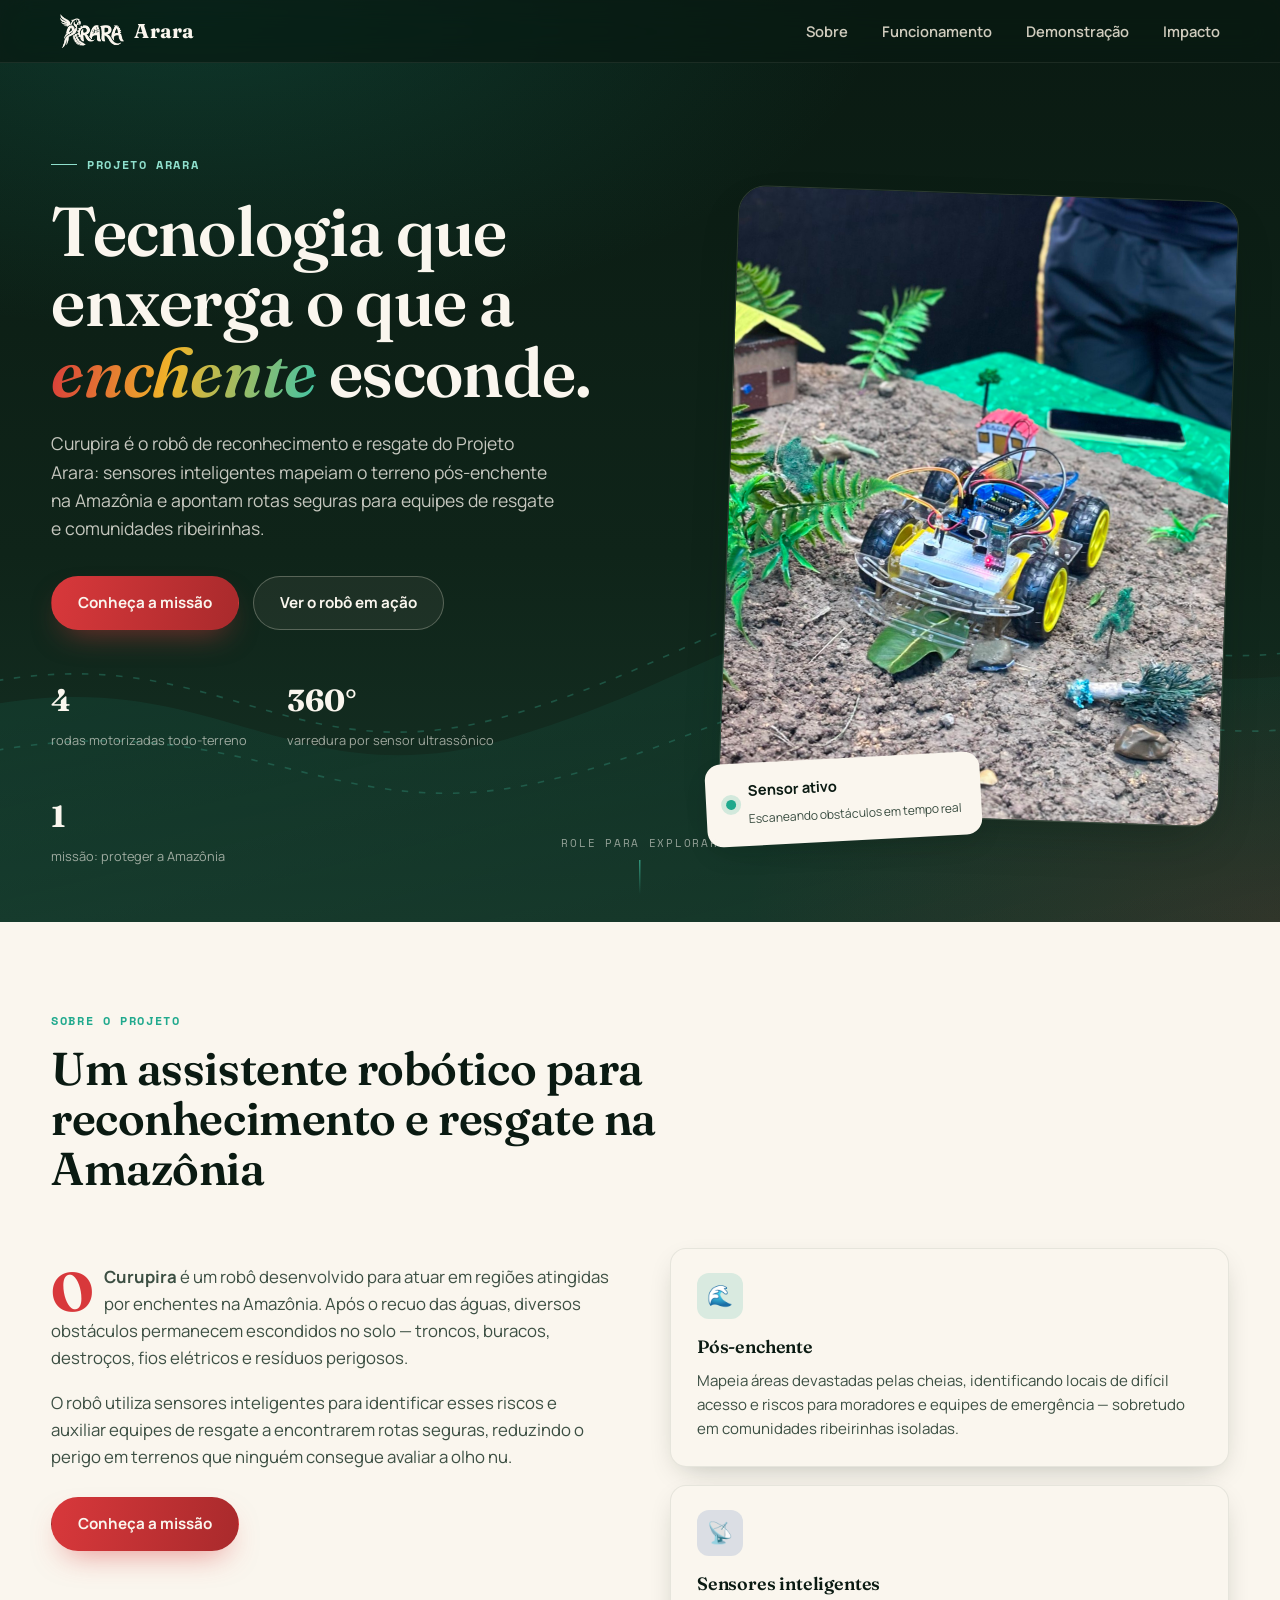
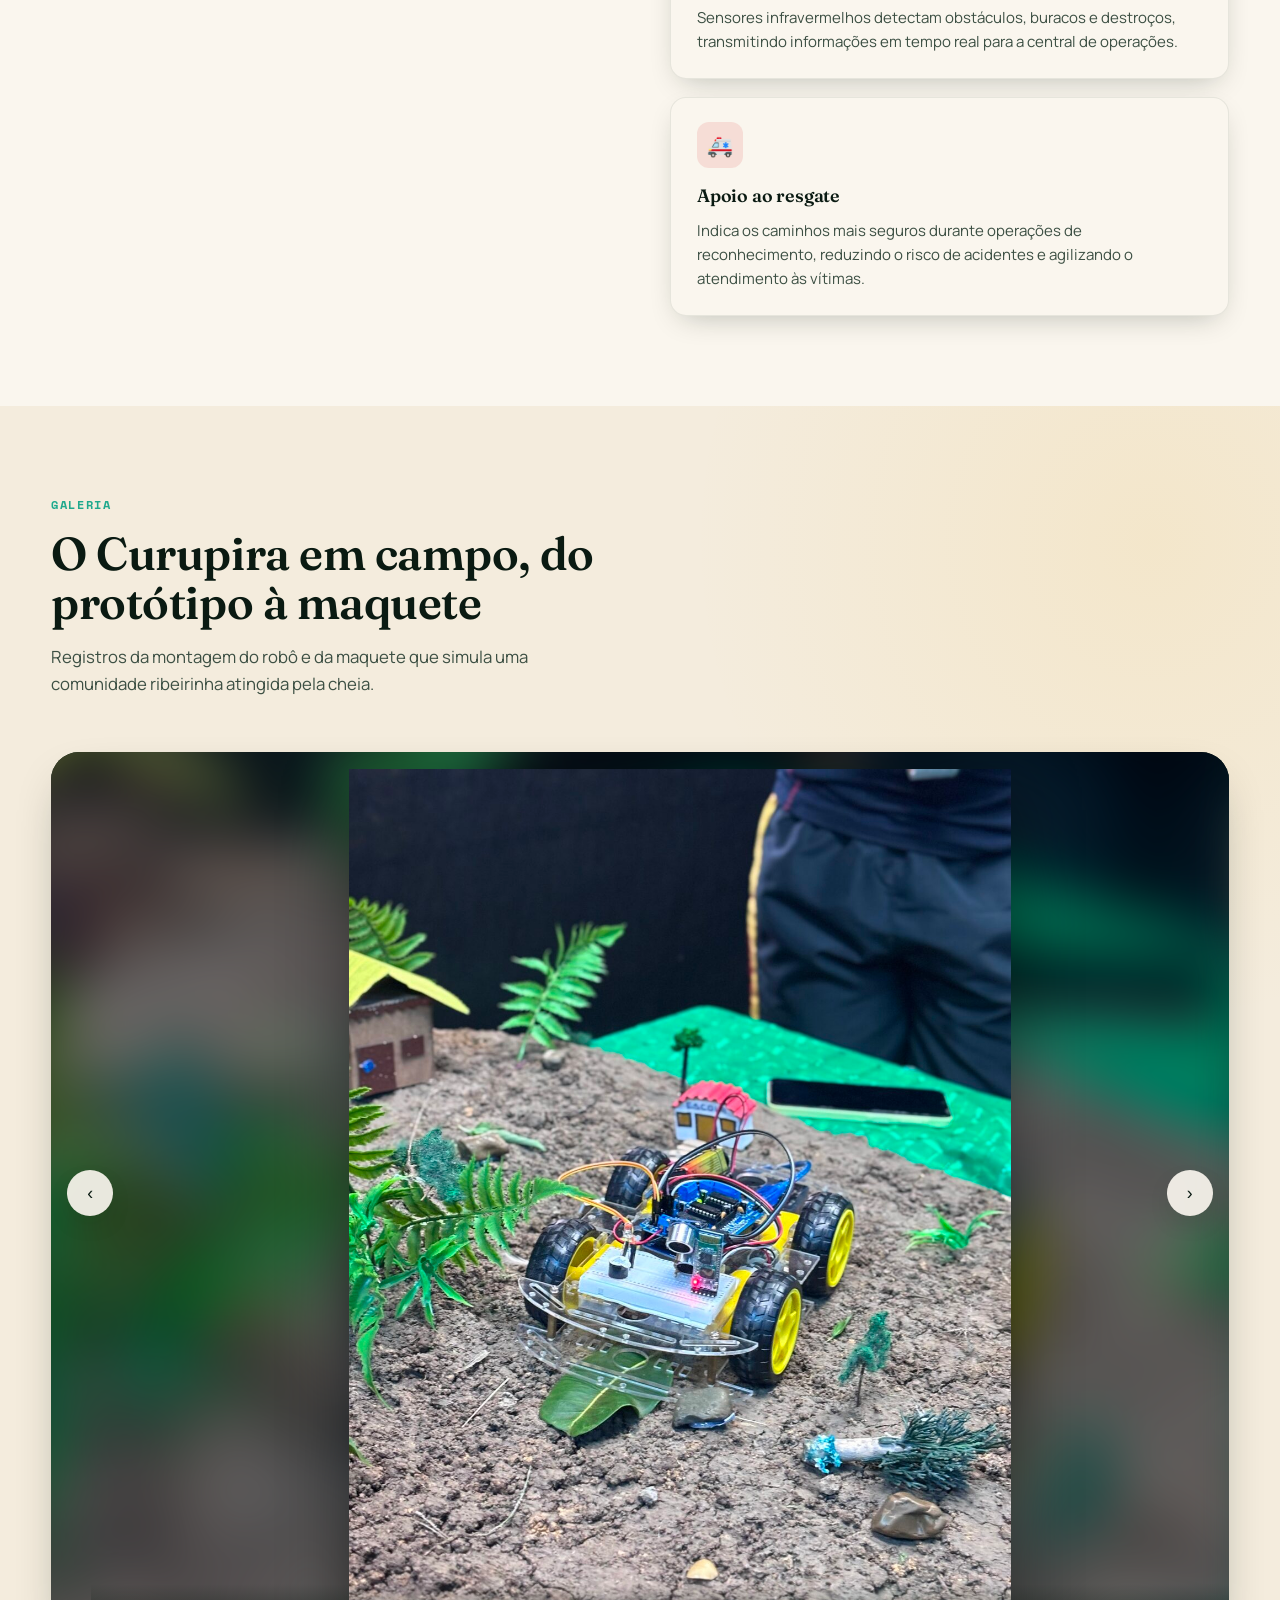
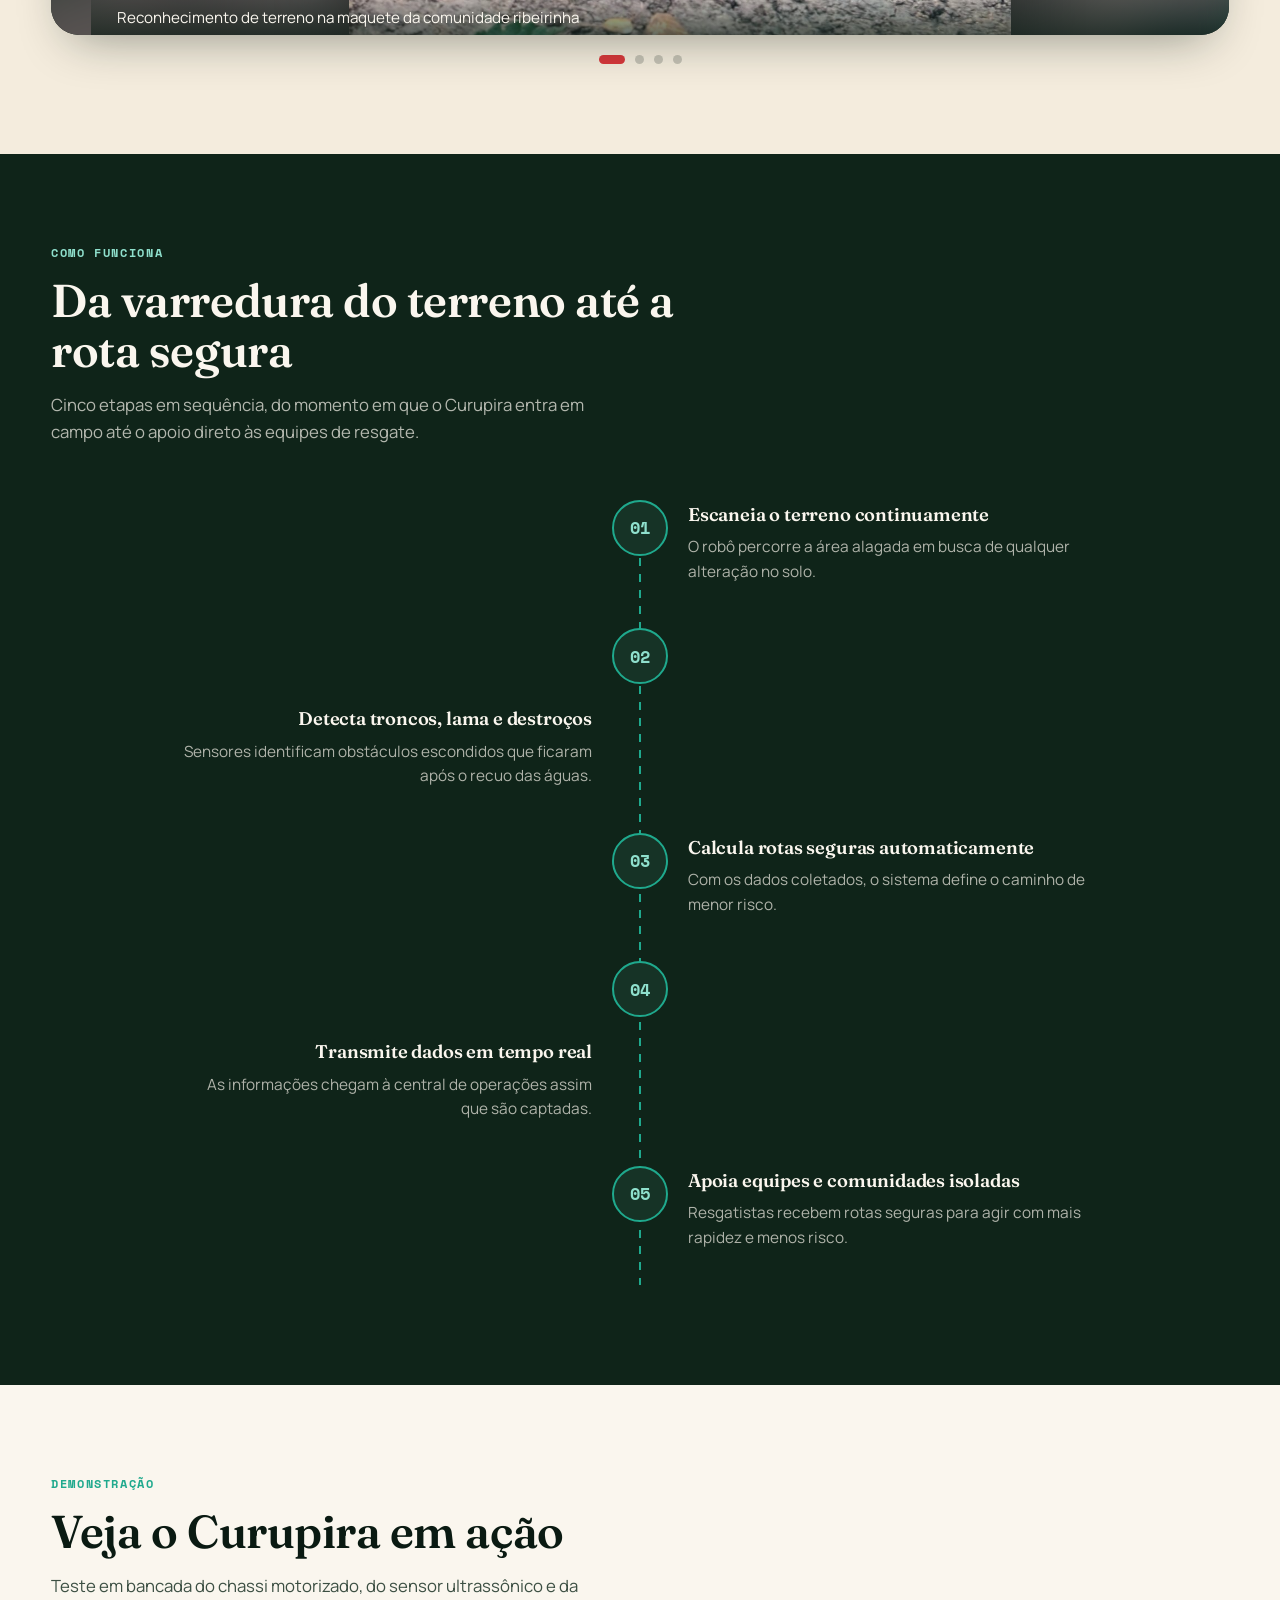
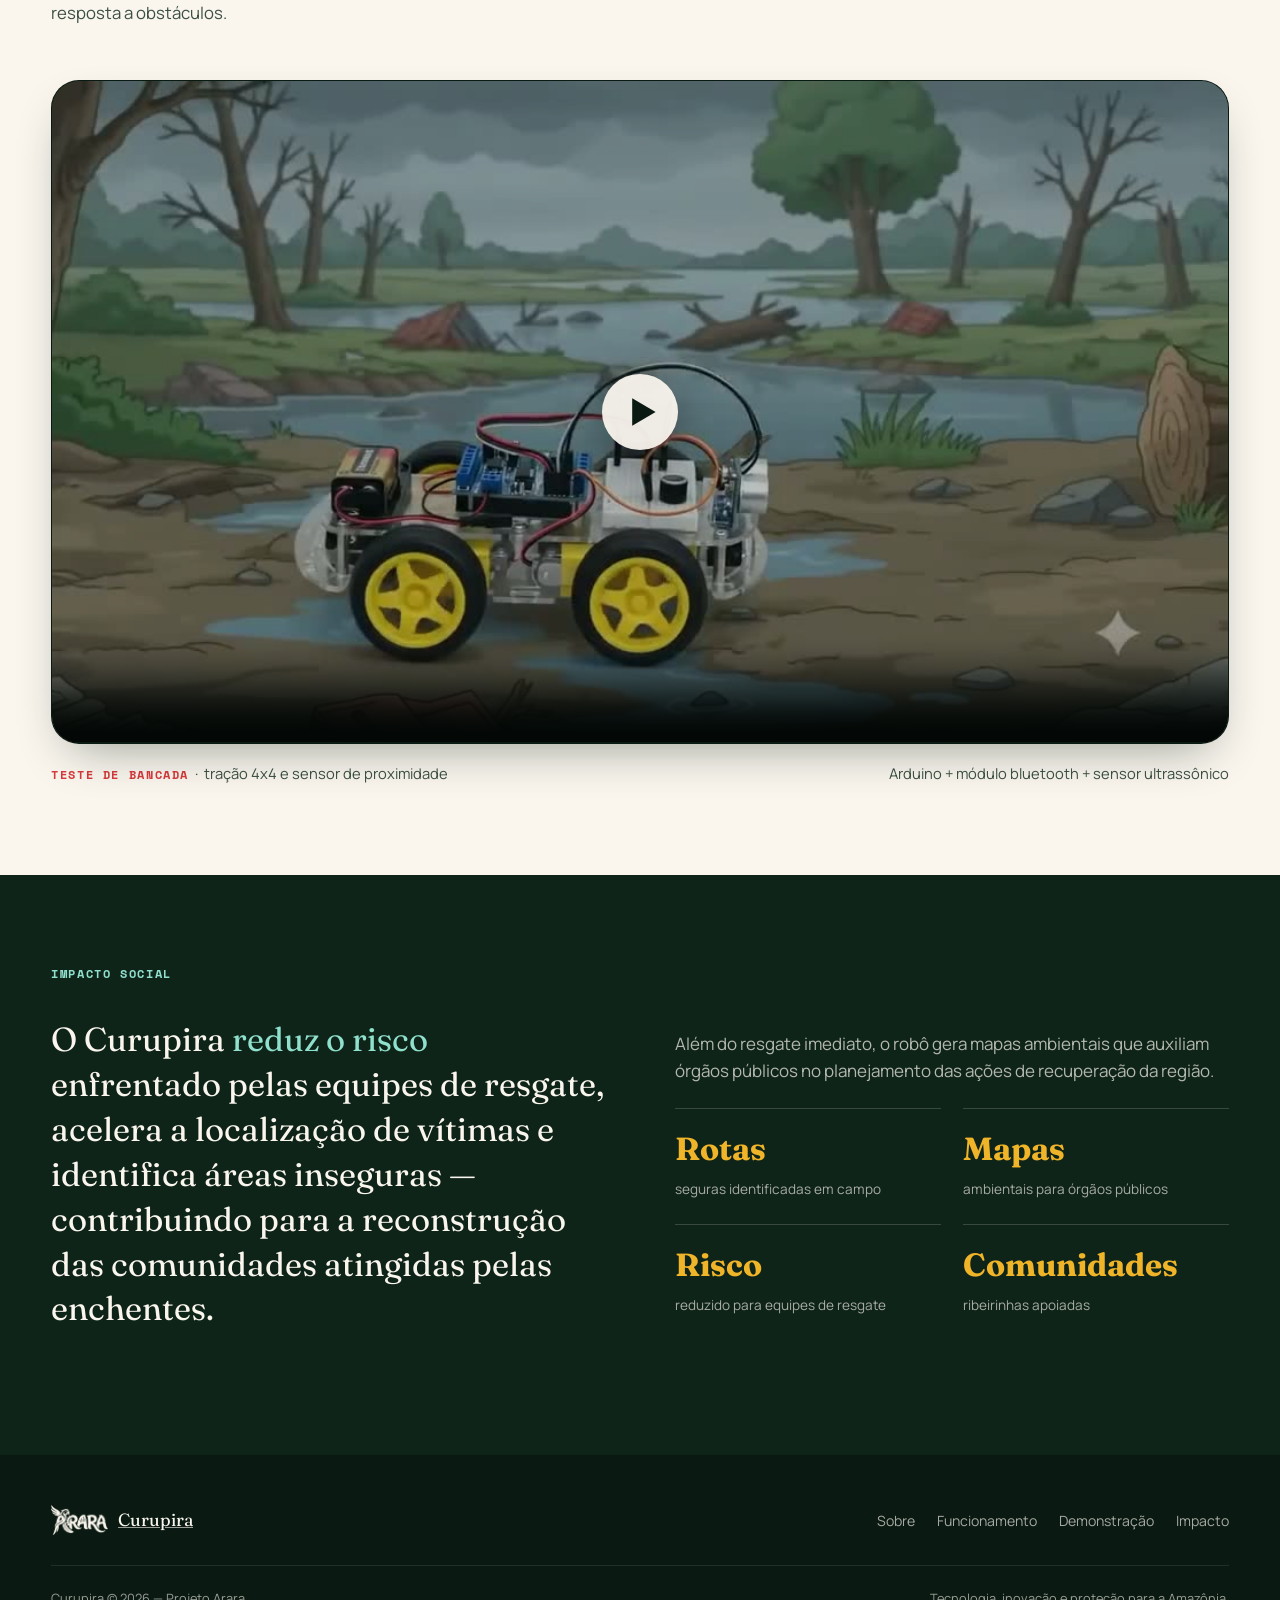
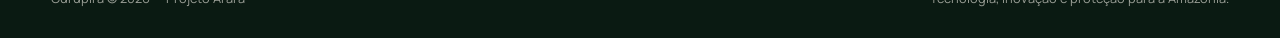
<file: index.html>
<!DOCTYPE html>
<html lang="pt-BR">
<head>
<meta charset="UTF-8">
<meta name="viewport" content="width=device-width, initial-scale=1.0">
<title>Projeto Arara — Curupira, o RescueBot Amazônico</title>
<meta name="description" content="Curupira é um robô de reconhecimento e resgate desenvolvido para atuar em áreas atingidas por enchentes na Amazônia, mapeando rotas seguras para equipes e comunidades ribeirinhas.">
<link rel="preconnect" href="https://fonts.googleapis.com">
<link rel="preconnect" href="https://fonts.gstatic.com" crossorigin>
<link href="https://fonts.googleapis.com/css2?family=Fraunces:ital,opsz,wght@0,9..144,500;0,9..144,600;0,9..144,700;1,9..144,500&family=Manrope:wght@400;500;600;700;800&family=Space+Mono:wght@400;700&display=swap" rel="stylesheet">
<link rel="stylesheet" href="./src/arara.css">
</head>
<body>

<!-- ============================================================ NAV -->
<nav class="nav" id="nav">
  <a href="#top" class="nav__brand">
    <img src="./src/assets/logo-light.png " alt="Logo Projeto Arara">
    <span>Arara</span>
  </a>
  <button class="nav__toggle" id="navToggle" aria-label="Abrir menu" aria-expanded="false">☰</button>
  <ul class="nav__links" id="navLinks">
    <li><a href="#sobre">Sobre</a></li>
    <li><a href="#funciona">Funcionamento</a></li>
    <li><a href="#demo">Demonstração</a></li>
    <li><a href="#impacto">Impacto</a></li>
  </ul>
</nav>

<!-- ============================================================ HERO -->
<header class="hero" id="top">
  <svg class="hero__river" viewBox="0 0 1200 800" preserveAspectRatio="none" aria-hidden="true">
    <defs>
      <linearGradient id="riverFade" x1="0" y1="0" x2="1" y2="1">
        <stop offset="0%" stop-color="#1fa98d" stop-opacity="0.5"/>
        <stop offset="100%" stop-color="#1fa98d" stop-opacity="0"/>
      </linearGradient>
    </defs>
    <path class="filled" d="M -50 620 C 200 560, 260 700, 480 640 S 760 480, 1000 560 S 1300 520 1350 600 L 1350 850 L -50 850 Z"/>
    <path d="M -50 600 C 200 540, 260 680, 480 620 S 760 460, 1000 540 S 1300 500 1350 580" />
    <path d="M -50 660 C 220 600, 300 720, 500 680 S 780 540, 1020 610 S 1300 570 1360 640" />
  </svg>

  <div class="container hero__inner">
    <div class="hero__copy">
      <p class="hero__eyebrow eyebrow">Projeto Arara</p>
      <h1>Tecnologia que enxerga o que a <em>enchente</em> esconde.</h1>
      <p class="hero__lede">Curupira é o robô de reconhecimento e resgate do Projeto Arara: sensores inteligentes mapeiam o terreno pós-enchente na Amazônia e apontam rotas seguras para equipes de resgate e comunidades ribeirinhas.</p>
      <div class="hero__cta">
        <a href="#sobre" class="btn btn--primary">Conheça a missão</a>
        <a href="#demo" class="btn btn--ghost">Ver o robô em ação</a>
      </div>
      <div class="hero__stats">
        <div class="hero__stat"><b>4</b><span>rodas motorizadas todo-terreno</span></div>
        <div class="hero__stat"><b>360°</b><span>varredura por sensor ultrassônico</span></div>
        <div class="hero__stat"><b>1</b><span>missão: proteger a Amazônia</span></div>
      </div>
    </div>

    <div class="hero__visual">
      <div class="hero__frame">
        <img src="./src/assets/robo-diorama-1.jpg" alt="Robô Curupira sobre maquete de terreno amazônico atingido por enchente" loading="eager">
      </div>
      <div class="hero__badge">
        <span class="dot"></span>
        <div>
          <b>Sensor ativo</b>
          <span>Escaneando obstáculos em tempo real</span>
        </div>
      </div>
    </div>
  </div>

  <div class="scroll-cue">Role para explorar</div>
</header>

<!-- ============================================================ SOBRE -->
<section class="section section--sand" id="sobre">
  <div class="container">
    <div class="section__head reveal">
      <span class="eyebrow">Sobre o projeto</span>
      <h2>Um assistente robótico para reconhecimento e resgate na Amazônia</h2>
    </div>

    <div class="about__grid">
      <div class="about__text reveal">
        <p>O <strong>Curupira</strong> é um robô desenvolvido para atuar em regiões atingidas por enchentes na Amazônia. Após o recuo das águas, diversos obstáculos permanecem escondidos no solo — troncos, buracos, destroços, fios elétricos e resíduos perigosos.</p>
        <p>O robô utiliza sensores inteligentes para identificar esses riscos e auxiliar equipes de resgate a encontrarem rotas seguras, reduzindo o perigo em terrenos que ninguém consegue avaliar a olho nu.</p>
        <a href="#funciona" class="btn btn--primary" style="margin-top:8px;">Conheça a missão</a>
      </div>

      <div class="cards">
        <div class="card reveal">
          <div class="card__icon">🌊</div>
          <h3>Pós-enchente</h3>
          <p>Mapeia áreas devastadas pelas cheias, identificando locais de difícil acesso e riscos para moradores e equipes de emergência — sobretudo em comunidades ribeirinhas isoladas.</p>
        </div>
        <div class="card reveal">
          <div class="card__icon">📡</div>
          <h3>Sensores inteligentes</h3>
          <p>Sensores infravermelhos detectam obstáculos, buracos e destroços, transmitindo informações em tempo real para a central de operações.</p>
        </div>
        <div class="card reveal">
          <div class="card__icon">🚑</div>
          <h3>Apoio ao resgate</h3>
          <p>Indica os caminhos mais seguros durante operações de reconhecimento, reduzindo o risco de acidentes e agilizando o atendimento às vítimas.</p>
        </div>
      </div>
    </div>
  </div>
</section>

<!-- ============================================================ GALERIA -->
<section class="section section--clay" id="galeria">
  <div class="container">
    <div class="section__head reveal">
      <span class="eyebrow">Galeria</span>
      <h2>O Curupira em campo, do protótipo à maquete</h2>
      <p>Registros da montagem do robô e da maquete que simula uma comunidade ribeirinha atingida pela cheia.</p>
    </div>

    <div class="gallery reveal">
      <div class="gallery__viewport">
        <div class="gallery__track" id="galleryTrack">
          <figure class="gallery__slide">
            <img class="gallery__bg" src="./src/assets/robo-diorama-1.jpg" alt="" aria-hidden="true" loading="lazy">
            <img class="gallery__fg" src="./src/assets/robo-diorama-1.jpg" alt="Robô Curupira posicionado sobre a maquete de terreno, próximo a uma casa de comunidade ribeirinha" loading="lazy">
            <figcaption>Reconhecimento de terreno na maquete da comunidade ribeirinha</figcaption>
          </figure>
          <figure class="gallery__slide">
            <img class="gallery__bg" src="./src/assets/robo-diorama-2.jpg" alt="" aria-hidden="true" loading="lazy">
            <img class="gallery__fg" src="./src/assets/robo-diorama-2.jpg" alt="Robô Curupira em outro ângulo sobre a maquete, com vegetação e casas ao fundo" loading="lazy">
            <figcaption>Sensor ultrassônico frontal identificando obstáculos no solo</figcaption>
          </figure>
          <figure class="gallery__slide">
            <img class="gallery__bg" src="./src/assets/robo-diorama-3.jpg" alt="" aria-hidden="true" loading="lazy">
            <img class="gallery__fg" src="./src/assets/robo-diorama-3.jpg" alt="Maquete completa da comunidade ribeirinha com casas coloridas e o robô Curupira ao centro, cercada por estudantes" loading="lazy">
            <figcaption>Maquete completa da comunidade ribeirinha simulada</figcaption>
          </figure>
          <figure class="gallery__slide">
            <img class="gallery__bg" src="./src/assets/robo-componentes.jpg" alt="" aria-hidden="true" loading="lazy">
            <img class="gallery__fg" src="./src/assets/robo-componentes.jpg" alt="Vista superior do chassi do robô mostrando bateria, placa Arduino, protoboard e sensores" loading="lazy">
            <figcaption>Chassi aberto: Arduino, protoboard, sensor ultrassônico e módulo bluetooth</figcaption>
          </figure>
        </div>
        <button class="gallery__nav gallery__nav--prev" id="prevSlide" aria-label="Imagem anterior">‹</button>
        <button class="gallery__nav gallery__nav--next" id="nextSlide" aria-label="Próxima imagem">›</button>
      </div>
      <div class="gallery__dots" id="galleryDots"></div>
    </div>
  </div>
</section>

<!-- ============================================================ COMO FUNCIONA -->
<section class="section section--dark" id="funciona">
  <div class="container">
    <div class="section__head reveal">
      <span class="eyebrow">Como funciona</span>
      <h2>Da varredura do terreno até a rota segura</h2>
      <p>Cinco etapas em sequência, do momento em que o Curupira entra em campo até o apoio direto às equipes de resgate.</p>
    </div>

    <div class="timeline">
      <div class="timeline__line" aria-hidden="true"></div>

      <div class="timeline__step reveal">
        <div class="timeline__num">01</div>
        <div class="timeline__body">
          <h3>Escaneia o terreno continuamente</h3>
          <p>O robô percorre a área alagada em busca de qualquer alteração no solo.</p>
        </div>
      </div>
      <div class="timeline__step reveal">
        <div class="timeline__num">02</div>
        <div class="timeline__body">
          <h3>Detecta troncos, lama e destroços</h3>
          <p>Sensores identificam obstáculos escondidos que ficaram após o recuo das águas.</p>
        </div>
      </div>
      <div class="timeline__step reveal">
        <div class="timeline__num">03</div>
        <div class="timeline__body">
          <h3>Calcula rotas seguras automaticamente</h3>
          <p>Com os dados coletados, o sistema define o caminho de menor risco.</p>
        </div>
      </div>
      <div class="timeline__step reveal">
        <div class="timeline__num">04</div>
        <div class="timeline__body">
          <h3>Transmite dados em tempo real</h3>
          <p>As informações chegam à central de operações assim que são captadas.</p>
        </div>
      </div>
      <div class="timeline__step reveal">
        <div class="timeline__num">05</div>
        <div class="timeline__body">
          <h3>Apoia equipes e comunidades isoladas</h3>
          <p>Resgatistas recebem rotas seguras para agir com mais rapidez e menos risco.</p>
        </div>
      </div>
    </div>
  </div>
</section>

<!-- ============================================================ DEMO -->
<section class="section section--sand" id="demo">
  <div class="container">
    <div class="section__head reveal">
      <span class="eyebrow">Demonstração</span>
      <h2>Veja o Curupira em ação</h2>
      <p>Teste em bancada do chassi motorizado, do sensor ultrassônico e da resposta a obstáculos.</p>
    </div>

    <div class="demo reveal">
      <div class="demo__frame">
        <video id="demoVideo" src="./src/assets/demo-robo.mp4" poster="./src/assets/demo-poster.jpg" playsinline preload="metadata" controls></video>
        <button class="demo__play" id="demoPlay" aria-label="Reproduzir vídeo de demonstração">
          <svg viewBox="0 0 80 80" xmlns="http://www.w3.org/2000/svg">
            <circle cx="40" cy="40" r="39" fill="#faf6ee" fill-opacity="0.94"/>
            <path d="M32 26 L56 40 L32 54 Z" fill="#0a1a12"/>
          </svg>
        </button>
      </div>
      <div class="demo__caption">
        <span><span class="eyebrow">Teste de bancada</span> &nbsp;·&nbsp; tração 4x4 e sensor de proximidade</span>
        <span>Arduino + módulo bluetooth + sensor ultrassônico</span>
      </div>
    </div>
  </div>
</section>

<!-- ============================================================ IMPACTO -->
<section class="section section--dark" id="impacto">
  <div class="container impact">
    <div class="reveal">
      <span class="eyebrow" style="color:var(--river-300); display:block; margin-bottom:18px;">Impacto social</span>
      <p class="impact__quote">O Curupira <span>reduz o risco</span> enfrentado pelas equipes de resgate, acelera a localização de vítimas e identifica áreas inseguras — contribuindo para a reconstrução das comunidades atingidas pelas enchentes.</p>
    </div>
    <div class="reveal">
      <p style="color:rgba(250,246,238,0.7); margin-bottom:24px;">Além do resgate imediato, o robô gera mapas ambientais que auxiliam órgãos públicos no planejamento das ações de recuperação da região.</p>
      <div class="impact__stats">
        <div class="impact__stat"><b>Rotas</b><span>seguras identificadas em campo</span></div>
        <div class="impact__stat"><b>Mapas</b><span>ambientais para órgãos públicos</span></div>
        <div class="impact__stat"><b>Risco</b><span>reduzido para equipes de resgate</span></div>
        <div class="impact__stat"><b>Comunidades</b><span>ribeirinhas apoiadas</span></div>
      </div>
    </div>
  </div>
</section>

<!-- ============================================================ FOOTER -->
<footer class="footer">
  <div class="container">
    <div class="footer__top">
      <a href="#top" class="footer__brand">
        <img src="./src/assets/logo-light.png" alt="Logo Projeto Arara">
        <span>Curupira</span>
      </a>
      <ul class="footer__links">
        <li><a href="#sobre">Sobre</a></li>
        <li><a href="#funciona">Funcionamento</a></li>
        <li><a href="#demo">Demonstração</a></li>
        <li><a href="#impacto">Impacto</a></li>
      </ul>
    </div>
    <div class="footer__bottom">
      <span>Curupira © 2026 — Projeto Arara</span>
      <span>Tecnologia, inovação e proteção para a Amazônia.</span>
    </div>
  </div>
</footer>

<script src="./src/arara.js"></script>
</body>
</html>
</file>
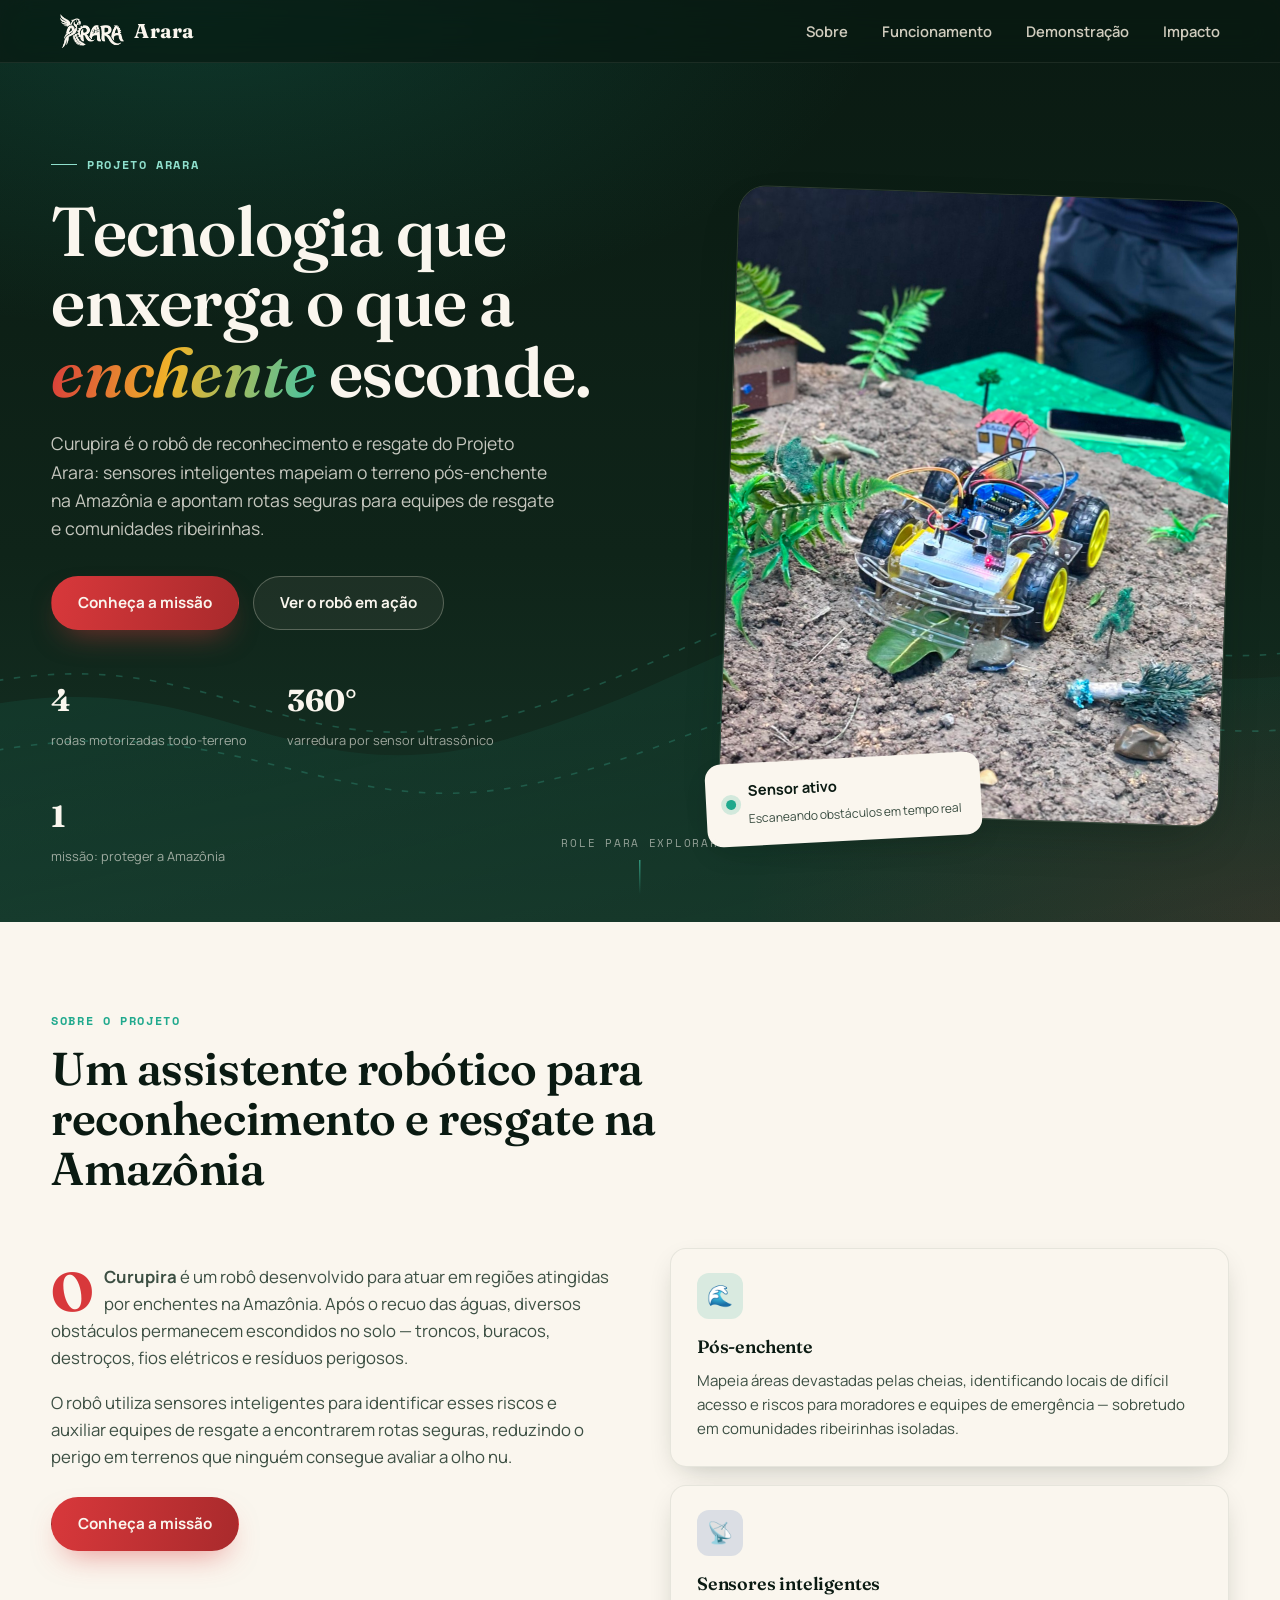
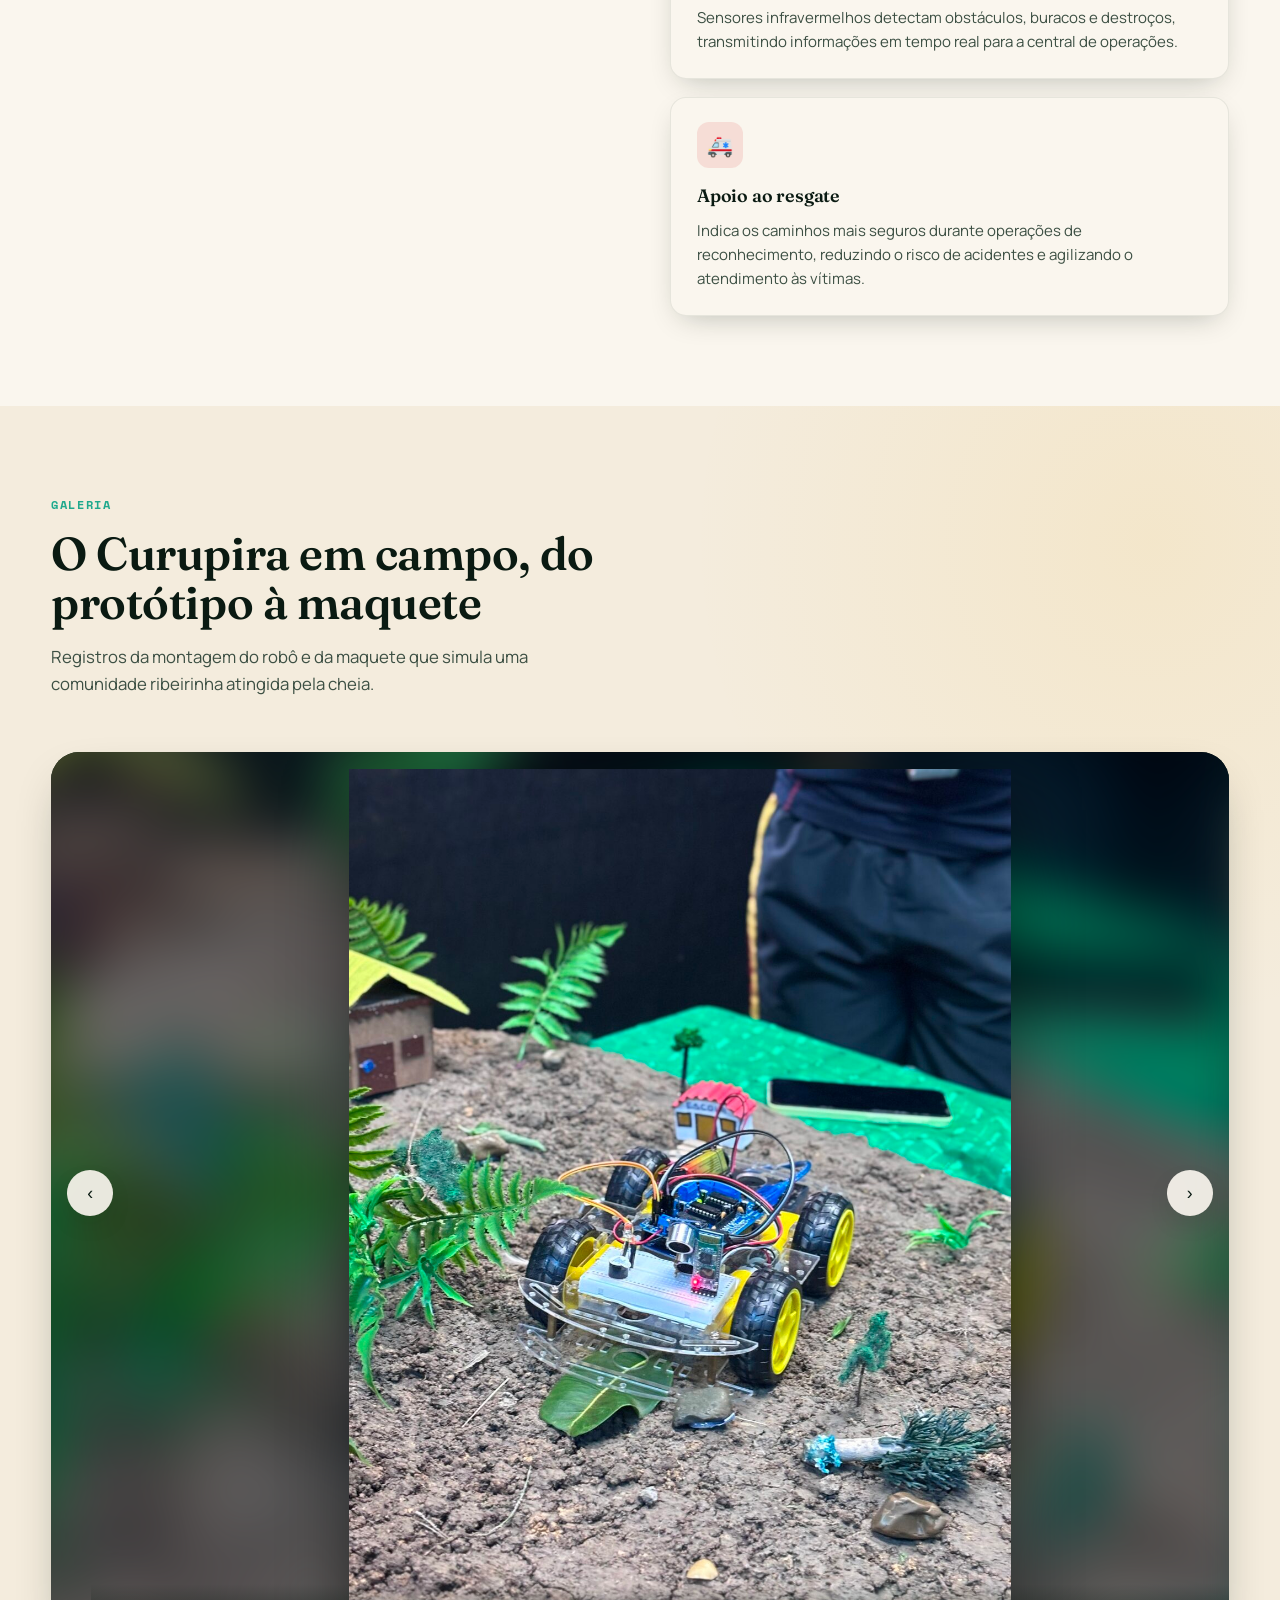
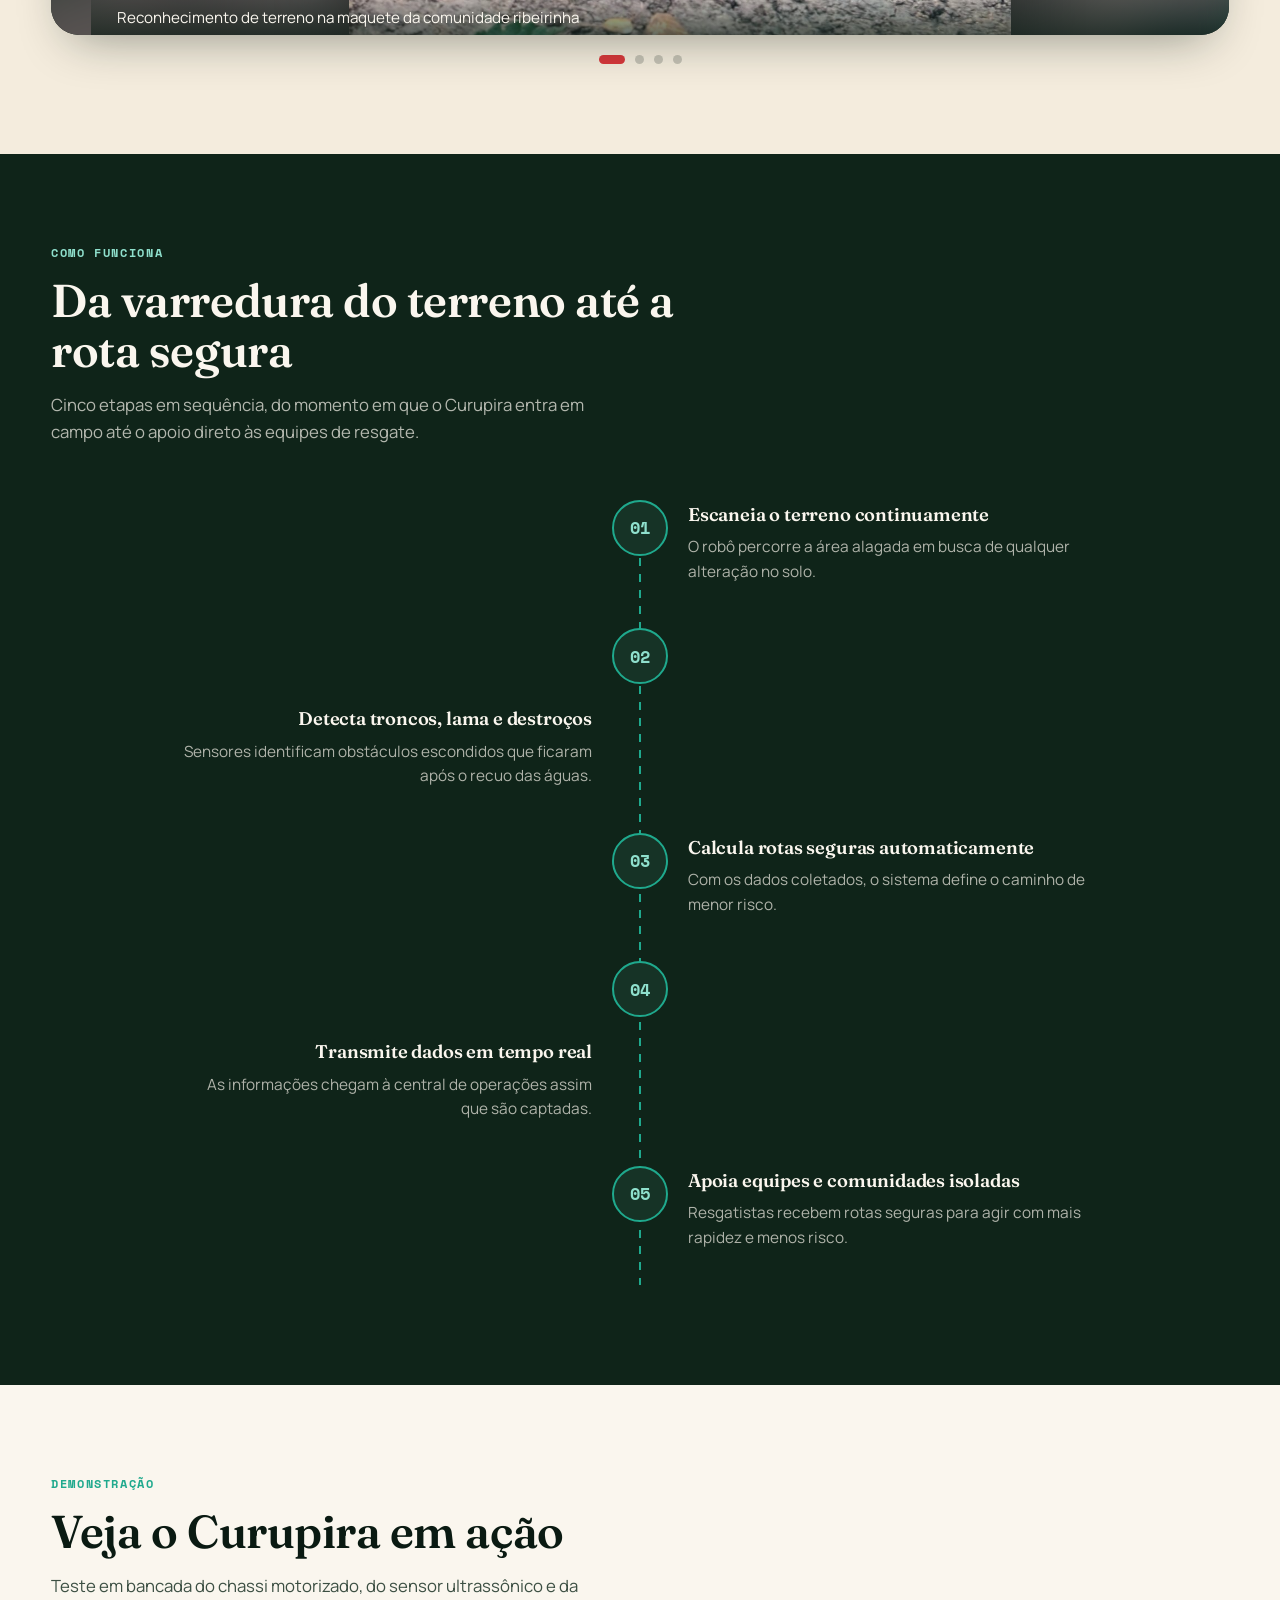
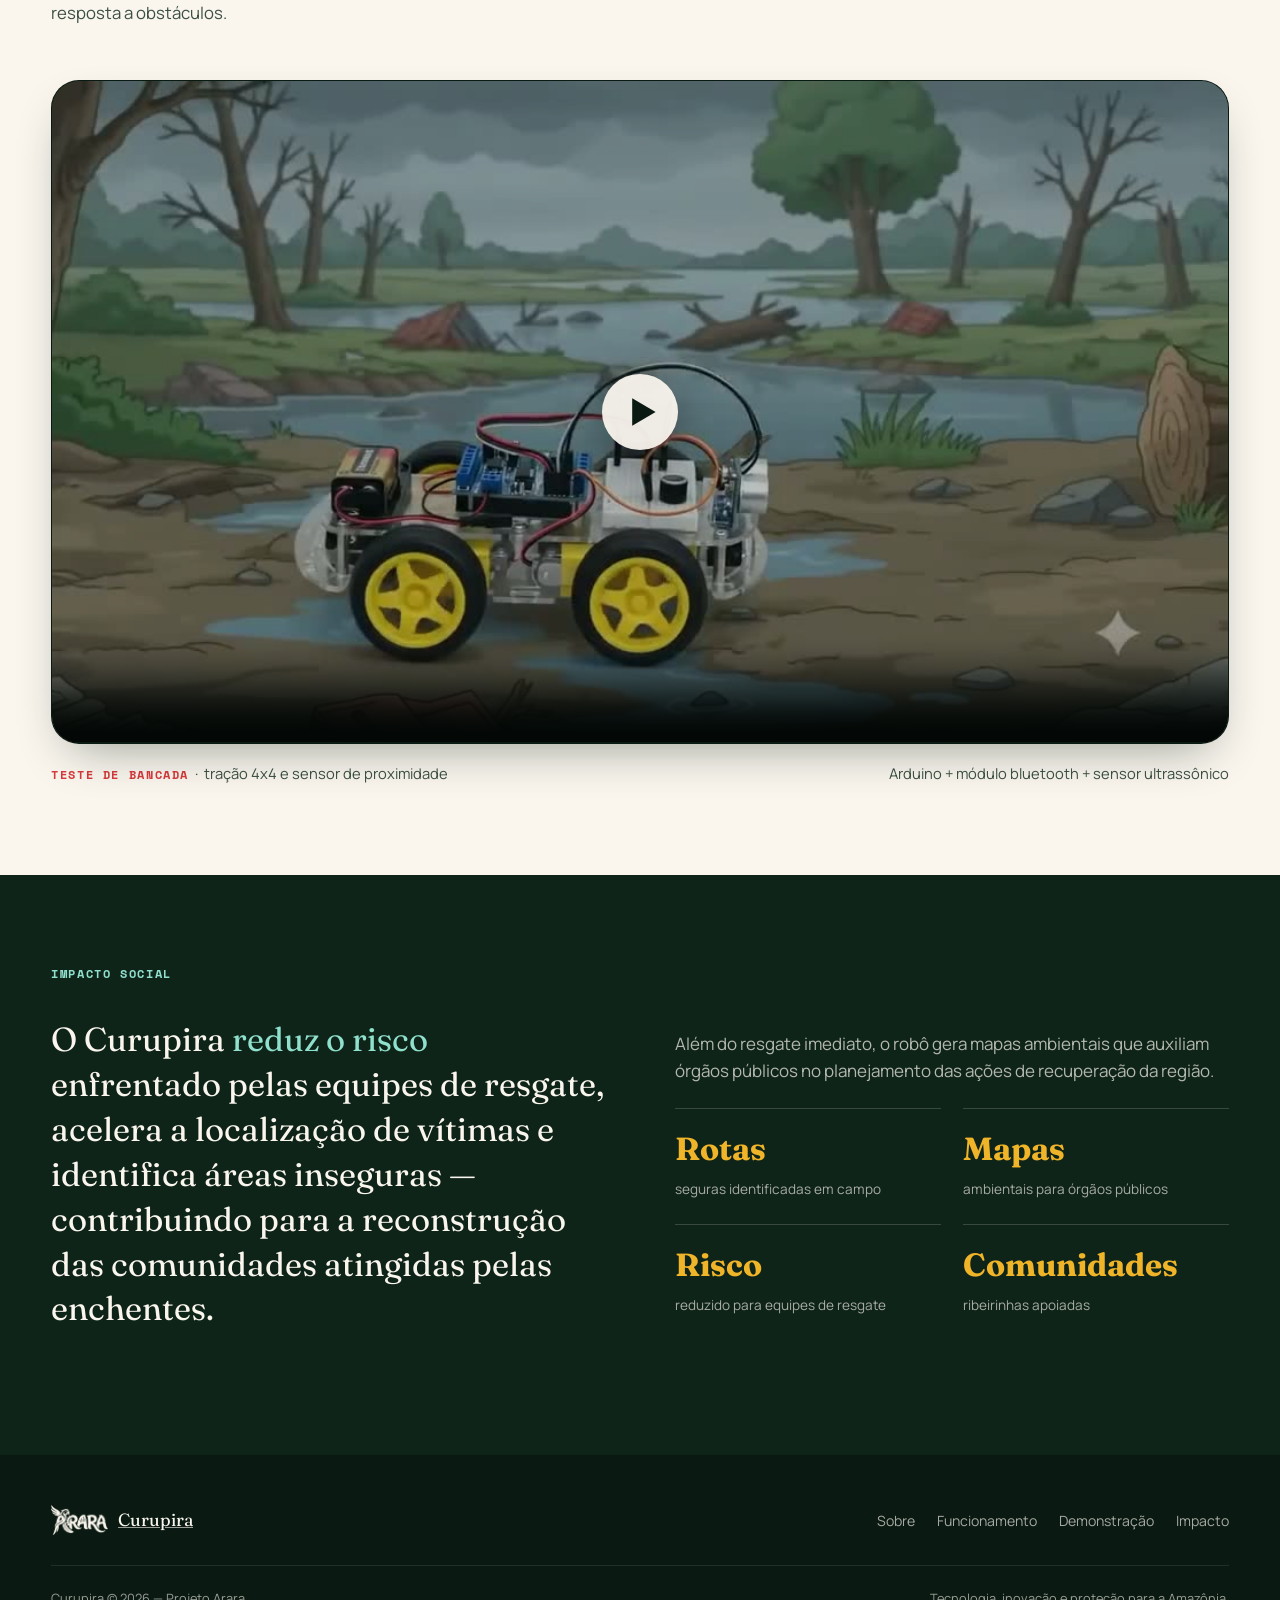
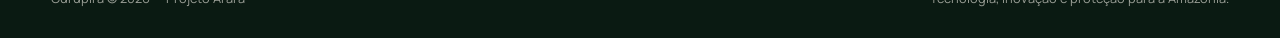
<file: arara.html>
<!DOCTYPE html>
<html lang="pt-BR">
<head>
<meta charset="UTF-8">
<meta name="viewport" content="width=device-width, initial-scale=1.0">
<title>Projeto Arara — Curupira, o RescueBot Amazônico</title>
<meta name="description" content="Curupira é um robô de reconhecimento e resgate desenvolvido para atuar em áreas atingidas por enchentes na Amazônia, mapeando rotas seguras para equipes e comunidades ribeirinhas.">
<link rel="preconnect" href="https://fonts.googleapis.com">
<link rel="preconnect" href="https://fonts.gstatic.com" crossorigin>
<link href="https://fonts.googleapis.com/css2?family=Fraunces:ital,opsz,wght@0,9..144,500;0,9..144,600;0,9..144,700;1,9..144,500&family=Manrope:wght@400;500;600;700;800&family=Space+Mono:wght@400;700&display=swap" rel="stylesheet">
<link rel="stylesheet" href="/arara.css">
</head>
<body>

<!-- ============================================================ NAV -->
<nav class="nav" id="nav">
  <a href="#top" class="nav__brand">
    <img src="assets/logo-light.png" alt="Logo Projeto Arara">
    <span>Arara</span>
  </a>
  <button class="nav__toggle" id="navToggle" aria-label="Abrir menu" aria-expanded="false">☰</button>
  <ul class="nav__links" id="navLinks">
    <li><a href="#sobre">Sobre</a></li>
    <li><a href="#funciona">Funcionamento</a></li>
    <li><a href="#demo">Demonstração</a></li>
    <li><a href="#impacto">Impacto</a></li>
  </ul>
</nav>

<!-- ============================================================ HERO -->
<header class="hero" id="top">
  <svg class="hero__river" viewBox="0 0 1200 800" preserveAspectRatio="none" aria-hidden="true">
    <defs>
      <linearGradient id="riverFade" x1="0" y1="0" x2="1" y2="1">
        <stop offset="0%" stop-color="#1fa98d" stop-opacity="0.5"/>
        <stop offset="100%" stop-color="#1fa98d" stop-opacity="0"/>
      </linearGradient>
    </defs>
    <path class="filled" d="M -50 620 C 200 560, 260 700, 480 640 S 760 480, 1000 560 S 1300 520 1350 600 L 1350 850 L -50 850 Z"/>
    <path d="M -50 600 C 200 540, 260 680, 480 620 S 760 460, 1000 540 S 1300 500 1350 580" />
    <path d="M -50 660 C 220 600, 300 720, 500 680 S 780 540, 1020 610 S 1300 570 1360 640" />
  </svg>

  <div class="container hero__inner">
    <div class="hero__copy">
      <p class="hero__eyebrow eyebrow">Projeto Arara</p>
      <h1>Tecnologia que enxerga o que a <em>enchente</em> esconde.</h1>
      <p class="hero__lede">Curupira é o robô de reconhecimento e resgate do Projeto Arara: sensores inteligentes mapeiam o terreno pós-enchente na Amazônia e apontam rotas seguras para equipes de resgate e comunidades ribeirinhas.</p>
      <div class="hero__cta">
        <a href="#sobre" class="btn btn--primary">Conheça a missão</a>
        <a href="#demo" class="btn btn--ghost">Ver o robô em ação</a>
      </div>
      <div class="hero__stats">
        <div class="hero__stat"><b>4</b><span>rodas motorizadas todo-terreno</span></div>
        <div class="hero__stat"><b>360°</b><span>varredura por sensor ultrassônico</span></div>
        <div class="hero__stat"><b>1</b><span>missão: proteger a Amazônia</span></div>
      </div>
    </div>

    <div class="hero__visual">
      <div class="hero__frame">
        <img src="assets/robo-diorama-1.jpg" alt="Robô Curupira sobre maquete de terreno amazônico atingido por enchente" loading="eager">
      </div>
      <div class="hero__badge">
        <span class="dot"></span>
        <div>
          <b>Sensor ativo</b>
          <span>Escaneando obstáculos em tempo real</span>
        </div>
      </div>
    </div>
  </div>

  <div class="scroll-cue">Role para explorar</div>
</header>

<!-- ============================================================ SOBRE -->
<section class="section section--sand" id="sobre">
  <div class="container">
    <div class="section__head reveal">
      <span class="eyebrow">Sobre o projeto</span>
      <h2>Um assistente robótico para reconhecimento e resgate na Amazônia</h2>
    </div>

    <div class="about__grid">
      <div class="about__text reveal">
        <p>O <strong>Curupira</strong> é um robô desenvolvido para atuar em regiões atingidas por enchentes na Amazônia. Após o recuo das águas, diversos obstáculos permanecem escondidos no solo — troncos, buracos, destroços, fios elétricos e resíduos perigosos.</p>
        <p>O robô utiliza sensores inteligentes para identificar esses riscos e auxiliar equipes de resgate a encontrarem rotas seguras, reduzindo o perigo em terrenos que ninguém consegue avaliar a olho nu.</p>
        <a href="#funciona" class="btn btn--primary" style="margin-top:8px;">Conheça a missão</a>
      </div>

      <div class="cards">
        <div class="card reveal">
          <div class="card__icon">🌊</div>
          <h3>Pós-enchente</h3>
          <p>Mapeia áreas devastadas pelas cheias, identificando locais de difícil acesso e riscos para moradores e equipes de emergência — sobretudo em comunidades ribeirinhas isoladas.</p>
        </div>
        <div class="card reveal">
          <div class="card__icon">📡</div>
          <h3>Sensores inteligentes</h3>
          <p>Sensores infravermelhos detectam obstáculos, buracos e destroços, transmitindo informações em tempo real para a central de operações.</p>
        </div>
        <div class="card reveal">
          <div class="card__icon">🚑</div>
          <h3>Apoio ao resgate</h3>
          <p>Indica os caminhos mais seguros durante operações de reconhecimento, reduzindo o risco de acidentes e agilizando o atendimento às vítimas.</p>
        </div>
      </div>
    </div>
  </div>
</section>

<!-- ============================================================ GALERIA -->
<section class="section section--clay" id="galeria">
  <div class="container">
    <div class="section__head reveal">
      <span class="eyebrow">Galeria</span>
      <h2>O Curupira em campo, do protótipo à maquete</h2>
      <p>Registros da montagem do robô e da maquete que simula uma comunidade ribeirinha atingida pela cheia.</p>
    </div>

    <div class="gallery reveal">
      <div class="gallery__viewport">
        <div class="gallery__track" id="galleryTrack">
          <figure class="gallery__slide">
            <img class="gallery__bg" src="assets/robo-diorama-1.jpg" alt="" aria-hidden="true" loading="lazy">
            <img class="gallery__fg" src="assets/robo-diorama-1.jpg" alt="Robô Curupira posicionado sobre a maquete de terreno, próximo a uma casa de comunidade ribeirinha" loading="lazy">
            <figcaption>Reconhecimento de terreno na maquete da comunidade ribeirinha</figcaption>
          </figure>
          <figure class="gallery__slide">
            <img class="gallery__bg" src="assets/robo-diorama-2.jpg" alt="" aria-hidden="true" loading="lazy">
            <img class="gallery__fg" src="assets/robo-diorama-2.jpg" alt="Robô Curupira em outro ângulo sobre a maquete, com vegetação e casas ao fundo" loading="lazy">
            <figcaption>Sensor ultrassônico frontal identificando obstáculos no solo</figcaption>
          </figure>
          <figure class="gallery__slide">
            <img class="gallery__bg" src="assets/robo-diorama-3.jpg" alt="" aria-hidden="true" loading="lazy">
            <img class="gallery__fg" src="assets/robo-diorama-3.jpg" alt="Maquete completa da comunidade ribeirinha com casas coloridas e o robô Curupira ao centro, cercada por estudantes" loading="lazy">
            <figcaption>Maquete completa da comunidade ribeirinha simulada</figcaption>
          </figure>
          <figure class="gallery__slide">
            <img class="gallery__bg" src="assets/robo-componentes.jpg" alt="" aria-hidden="true" loading="lazy">
            <img class="gallery__fg" src="assets/robo-componentes.jpg" alt="Vista superior do chassi do robô mostrando bateria, placa Arduino, protoboard e sensores" loading="lazy">
            <figcaption>Chassi aberto: Arduino, protoboard, sensor ultrassônico e módulo bluetooth</figcaption>
          </figure>
        </div>
        <button class="gallery__nav gallery__nav--prev" id="prevSlide" aria-label="Imagem anterior">‹</button>
        <button class="gallery__nav gallery__nav--next" id="nextSlide" aria-label="Próxima imagem">›</button>
      </div>
      <div class="gallery__dots" id="galleryDots"></div>
    </div>
  </div>
</section>

<!-- ============================================================ COMO FUNCIONA -->
<section class="section section--dark" id="funciona">
  <div class="container">
    <div class="section__head reveal">
      <span class="eyebrow">Como funciona</span>
      <h2>Da varredura do terreno até a rota segura</h2>
      <p>Cinco etapas em sequência, do momento em que o Curupira entra em campo até o apoio direto às equipes de resgate.</p>
    </div>

    <div class="timeline">
      <div class="timeline__line" aria-hidden="true"></div>

      <div class="timeline__step reveal">
        <div class="timeline__num">01</div>
        <div class="timeline__body">
          <h3>Escaneia o terreno continuamente</h3>
          <p>O robô percorre a área alagada em busca de qualquer alteração no solo.</p>
        </div>
      </div>
      <div class="timeline__step reveal">
        <div class="timeline__num">02</div>
        <div class="timeline__body">
          <h3>Detecta troncos, lama e destroços</h3>
          <p>Sensores identificam obstáculos escondidos que ficaram após o recuo das águas.</p>
        </div>
      </div>
      <div class="timeline__step reveal">
        <div class="timeline__num">03</div>
        <div class="timeline__body">
          <h3>Calcula rotas seguras automaticamente</h3>
          <p>Com os dados coletados, o sistema define o caminho de menor risco.</p>
        </div>
      </div>
      <div class="timeline__step reveal">
        <div class="timeline__num">04</div>
        <div class="timeline__body">
          <h3>Transmite dados em tempo real</h3>
          <p>As informações chegam à central de operações assim que são captadas.</p>
        </div>
      </div>
      <div class="timeline__step reveal">
        <div class="timeline__num">05</div>
        <div class="timeline__body">
          <h3>Apoia equipes e comunidades isoladas</h3>
          <p>Resgatistas recebem rotas seguras para agir com mais rapidez e menos risco.</p>
        </div>
      </div>
    </div>
  </div>
</section>

<!-- ============================================================ DEMO -->
<section class="section section--sand" id="demo">
  <div class="container">
    <div class="section__head reveal">
      <span class="eyebrow">Demonstração</span>
      <h2>Veja o Curupira em ação</h2>
      <p>Teste em bancada do chassi motorizado, do sensor ultrassônico e da resposta a obstáculos.</p>
    </div>

    <div class="demo reveal">
      <div class="demo__frame">
        <video id="demoVideo" src="assets/demo-robo.mp4" poster="assets/demo-poster.jpg" playsinline preload="metadata" controls></video>
        <button class="demo__play" id="demoPlay" aria-label="Reproduzir vídeo de demonstração">
          <svg viewBox="0 0 80 80" xmlns="http://www.w3.org/2000/svg">
            <circle cx="40" cy="40" r="39" fill="#faf6ee" fill-opacity="0.94"/>
            <path d="M32 26 L56 40 L32 54 Z" fill="#0a1a12"/>
          </svg>
        </button>
      </div>
      <div class="demo__caption">
        <span><span class="eyebrow">Teste de bancada</span> &nbsp;·&nbsp; tração 4x4 e sensor de proximidade</span>
        <span>Arduino + módulo bluetooth + sensor ultrassônico</span>
      </div>
    </div>
  </div>
</section>

<!-- ============================================================ IMPACTO -->
<section class="section section--dark" id="impacto">
  <div class="container impact">
    <div class="reveal">
      <span class="eyebrow" style="color:var(--river-300); display:block; margin-bottom:18px;">Impacto social</span>
      <p class="impact__quote">O Curupira <span>reduz o risco</span> enfrentado pelas equipes de resgate, acelera a localização de vítimas e identifica áreas inseguras — contribuindo para a reconstrução das comunidades atingidas pelas enchentes.</p>
    </div>
    <div class="reveal">
      <p style="color:rgba(250,246,238,0.7); margin-bottom:24px;">Além do resgate imediato, o robô gera mapas ambientais que auxiliam órgãos públicos no planejamento das ações de recuperação da região.</p>
      <div class="impact__stats">
        <div class="impact__stat"><b>Rotas</b><span>seguras identificadas em campo</span></div>
        <div class="impact__stat"><b>Mapas</b><span>ambientais para órgãos públicos</span></div>
        <div class="impact__stat"><b>Risco</b><span>reduzido para equipes de resgate</span></div>
        <div class="impact__stat"><b>Comunidades</b><span>ribeirinhas apoiadas</span></div>
      </div>
    </div>
  </div>
</section>

<!-- ============================================================ FOOTER -->
<footer class="footer">
  <div class="container">
    <div class="footer__top">
      <a href="#top" class="footer__brand">
        <img src="assets/logo-light.png" alt="Logo Projeto Arara">
        <span>Curupira</span>
      </a>
      <ul class="footer__links">
        <li><a href="#sobre">Sobre</a></li>
        <li><a href="#funciona">Funcionamento</a></li>
        <li><a href="#demo">Demonstração</a></li>
        <li><a href="#impacto">Impacto</a></li>
      </ul>
    </div>
    <div class="footer__bottom">
      <span>Curupira © 2026 — Projeto Arara</span>
      <span>Tecnologia, inovação e proteção para a Amazônia.</span>
    </div>
  </div>
</footer>

<script src="/arara.js"></script>
</body>
</html>
</file>
<file: src/arara.css>
/* ============================================================
   PROJETO ARARA — RescueBot Amazônico
   Design tokens
   ============================================================ */
:root{
  --forest-950: #0a1a12;
  --forest-900: #0f2419;
  --forest-800: #163326;
  --forest-700: #204a35;
  --river-500: #1fa98d;
  --river-400: #3fc4a6;
  --river-300: #8fe0cd;
  --clay-600: #a9673e;
  --clay-400: #c98a5c;
  --sand-100: #f4ecdd;
  --sand-50:  #faf6ee;
  --macaw-red: #d8383b;
  --macaw-red-dark: #a92a2c;
  --macaw-blue: #2c5aa6;
  --macaw-gold: #f0b429;

  --ink: #0a1a12;
  --ink-soft: #3c4f43;
  --paper: var(--sand-50);

  --font-display: "Fraunces", "Iowan Old Style", Georgia, serif;
  --font-body: "Manrope", "Segoe UI", Arial, sans-serif;
  --font-mono: "Space Mono", "Courier New", monospace;

  --radius-lg: 28px;
  --radius-md: 16px;
  --radius-sm: 8px;

  --shadow-soft: 0 20px 50px -20px rgba(10, 26, 18, 0.45);
  --shadow-card: 0 10px 30px -12px rgba(10, 26, 18, 0.3);

  --ease-out: cubic-bezier(.16,1,.3,1);
}

*, *::before, *::after{ box-sizing: border-box; }
html{ scroll-behavior: smooth; }
@media (prefers-reduced-motion: reduce){
  html{ scroll-behavior: auto; }
  *, *::before, *::after{
    animation-duration: 0.001ms !important;
    animation-iteration-count: 1 !important;
    transition-duration: 0.001ms !important;
    scroll-behavior: auto !important;
  }
}

body{
  margin:0;
  background: var(--paper);
  color: var(--ink);
  font-family: var(--font-body);
  font-size: 17px;
  line-height: 1.6;
  -webkit-font-smoothing: antialiased;
  overflow-x: hidden;
}

img, video{ max-width: 100%; display:block; }

a{ color: inherit; }

h1,h2,h3,h4{
  font-family: var(--font-display);
  font-weight: 600;
  margin: 0;
  letter-spacing: -0.01em;
  color: inherit;
}

.eyebrow{
  font-family: var(--font-mono);
  text-transform: uppercase;
  letter-spacing: 0.14em;
  font-size: 0.72rem;
  font-weight: 700;
}

.container{
  width: min(1180px, 92vw);
  margin-inline: auto;
}

:focus-visible{
  outline: 3px solid var(--macaw-gold);
  outline-offset: 3px;
  border-radius: 4px;
}

/* ============================================================
   NAV
   ============================================================ */
.nav{
  position: fixed;
  top: 0; left: 0; right: 0;
  z-index: 100;
  display:flex;
  align-items:center;
  justify-content: space-between;
  padding: 14px min(6vw, 60px);
  background: rgba(10, 26, 18, 0.72);
  backdrop-filter: blur(14px) saturate(140%);
  -webkit-backdrop-filter: blur(14px) saturate(140%);
  border-bottom: 1px solid rgba(244, 236, 221, 0.08);
  transition: background 0.3s var(--ease-out), padding 0.3s var(--ease-out);
}
.nav.is-scrolled{
  padding-block: 10px;
  background: rgba(10, 26, 18, 0.92);
}
.nav__brand{
  display:flex;
  align-items:center;
  gap:10px;
  text-decoration:none;
}
.nav__brand img{ height: 34px; width:auto; }
.nav__brand span{
  font-family: var(--font-display);
  font-size: 1.25rem;
  font-weight: 700;
  color: var(--sand-50);
  letter-spacing: 0.01em;
}
.nav__links{
  display:flex;
  gap: clamp(18px, 3vw, 34px);
  list-style:none;
  margin:0; padding:0;
}
.nav__links a{
  text-decoration:none;
  color: var(--sand-100);
  font-size: 0.92rem;
  font-weight: 600;
  position: relative;
  padding-bottom: 4px;
  opacity: 0.85;
  transition: opacity 0.2s;
}
.nav__links a:hover{ opacity: 1; }
.nav__links a::after{
  content:"";
  position:absolute;
  left:0; bottom:0;
  width:0; height:2px;
  background: var(--river-400);
  transition: width 0.25s var(--ease-out);
}
.nav__links a:hover::after{ width:100%; }

.nav__toggle{
  display:none;
  background:none;
  border:1px solid rgba(244,236,221,.3);
  border-radius: 8px;
  width: 42px; height: 38px;
  color: var(--sand-50);
  font-size: 1.2rem;
  cursor:pointer;
}

@media (max-width: 820px){
  .nav__links{
    position: fixed;
    top: 62px; right: 16px; left: 16px;
    background: var(--forest-900);
    border: 1px solid rgba(244,236,221,.1);
    border-radius: var(--radius-md);
    flex-direction: column;
    padding: 18px 22px;
    gap: 16px;
    box-shadow: var(--shadow-soft);
    transform: translateY(-10px);
    opacity: 0;
    pointer-events: none;
    transition: all 0.25s var(--ease-out);
  }
  .nav__links.is-open{
    transform: translateY(0);
    opacity: 1;
    pointer-events: auto;
  }
  .nav__toggle{ display:block; }
}

/* ============================================================
   HERO
   ============================================================ */
.hero{
  position: relative;
  min-height: 100vh;
  display:flex;
  flex-direction: column;
  justify-content: center;
  background:
    radial-gradient(ellipse 90% 60% at 15% 0%, rgba(31,169,141,0.20), transparent 60%),
    radial-gradient(ellipse 70% 50% at 100% 100%, rgba(216,56,59,0.14), transparent 60%),
    linear-gradient(180deg, var(--forest-950), var(--forest-900) 60%, var(--forest-800));
  color: var(--sand-50);
  overflow: hidden;
  padding-top: 90px;
}

.hero__river{
  position:absolute;
  inset: 0;
  width: 100%;
  height: 100%;
  opacity: 0.5;
  pointer-events: none;
}
.hero__river path{
  fill:none;
  stroke: var(--river-400);
  stroke-width: 1.4;
  stroke-dasharray: 6 10;
  opacity: 0.55;
}
.hero__river path.filled{
  stroke: none;
  fill: url(#riverFade);
  opacity: 0.5;
}

.hero__inner{
  position: relative;
  z-index: 2;
  display:grid;
  grid-template-columns: 1.1fr 0.9fr;
  gap: clamp(30px, 5vw, 70px);
  align-items: center;
  padding-block: clamp(30px, 6vh, 60px);
}

.hero__eyebrow{
  color: var(--river-300);
  display:flex;
  align-items:center;
  gap: 10px;
  margin-bottom: 22px;
}
.hero__eyebrow::before{
  content:"";
  width: 26px; height: 1px;
  background: var(--river-300);
}

.hero h1{
  font-size: clamp(2.6rem, 5.4vw, 4.6rem);
  line-height: 1.02;
  color: var(--sand-50);
}
.hero h1 em{
  font-style: italic;
  background: linear-gradient(100deg, var(--macaw-red) 0%, var(--macaw-gold) 45%, var(--river-400) 100%);
  -webkit-background-clip: text;
  background-clip: text;
  color: transparent;
}

.hero__lede{
  margin-top: 22px;
  max-width: 46ch;
  font-size: 1.1rem;
  color: rgba(250, 246, 238, 0.78);
}

.hero__cta{
  margin-top: 34px;
  display:flex;
  gap: 14px;
  flex-wrap: wrap;
}

.btn{
  display:inline-flex;
  align-items:center;
  gap: 8px;
  padding: 14px 26px;
  border-radius: 999px;
  font-weight: 700;
  font-size: 0.95rem;
  text-decoration:none;
  border: 1px solid transparent;
  cursor: pointer;
  transition: transform 0.2s var(--ease-out), box-shadow 0.2s var(--ease-out), background 0.2s;
}
.btn:hover{ transform: translateY(-2px); }
.btn--primary{
  background: linear-gradient(100deg, var(--macaw-red), var(--macaw-red-dark));
  color: var(--sand-50);
  box-shadow: 0 14px 30px -12px rgba(216,56,59,0.55);
}
.btn--primary:hover{ box-shadow: 0 18px 34px -10px rgba(216,56,59,0.65); }
.btn--ghost{
  background: rgba(244,236,221,0.06);
  border-color: rgba(244,236,221,0.28);
  color: var(--sand-50);
}
.btn--ghost:hover{ background: rgba(244,236,221,0.12); }

.hero__stats{
  display:flex;
  gap: clamp(20px, 4vw, 40px);
  margin-top: 46px;
  flex-wrap: wrap;
}
.hero__stat b{
  display:block;
  font-family: var(--font-display);
  font-size: 1.9rem;
  color: var(--sand-50);
}
.hero__stat span{
  font-size: 0.8rem;
  color: rgba(250,246,238,0.6);
}

/* Hero visual: floating robot card */
.hero__visual{
  position: relative;
}
.hero__frame{
  position: relative;
  border-radius: var(--radius-lg);
  overflow: hidden;
  box-shadow: var(--shadow-soft);
  border: 1px solid rgba(244,236,221,0.14);
  transform: rotate(2deg);
  animation: float 6s ease-in-out infinite;
}
.hero__frame img{ width:100%; height: 100%; object-fit: cover; aspect-ratio: 4/5; }
.hero__badge{
  position:absolute;
  bottom: -22px;
  left: -22px;
  background: var(--sand-50);
  color: var(--ink);
  border-radius: var(--radius-md);
  padding: 16px 20px;
  box-shadow: var(--shadow-card);
  display:flex;
  align-items:center;
  gap: 12px;
  transform: rotate(-3deg);
}
.hero__badge .dot{
  width: 10px; height: 10px;
  border-radius: 50%;
  background: var(--river-500);
  box-shadow: 0 0 0 5px rgba(31,169,141,0.18);
  animation: pulse 1.8s infinite;
  flex-shrink: 0;
}
.hero__badge b{ display:block; font-size:0.92rem; }
.hero__badge span{ font-size: 0.76rem; color: var(--ink-soft); }

@keyframes float{
  0%, 100%{ transform: rotate(2deg) translateY(0); }
  50%{ transform: rotate(2deg) translateY(-12px); }
}
@keyframes pulse{
  0%{ box-shadow: 0 0 0 0 rgba(31,169,141,0.35); }
  70%{ box-shadow: 0 0 0 10px rgba(31,169,141,0); }
  100%{ box-shadow: 0 0 0 0 rgba(31,169,141,0); }
}

.scroll-cue{
  position:absolute;
  bottom: 28px;
  left: 50%;
  transform: translateX(-50%);
  display:flex;
  flex-direction:column;
  align-items:center;
  gap:8px;
  color: rgba(250,246,238,0.55);
  font-family: var(--font-mono);
  font-size: 0.68rem;
  letter-spacing: 0.16em;
  text-transform: uppercase;
  z-index:2;
}
.scroll-cue::after{
  content:"";
  width: 1px; height: 34px;
  background: linear-gradient(var(--river-400), transparent);
  animation: scrolldown 1.8s infinite;
}
@keyframes scrolldown{
  0%{ transform: scaleY(0); transform-origin: top; opacity: 1;}
  50%{ transform: scaleY(1); transform-origin: top; opacity: 1;}
  51%{ transform: scaleY(1); transform-origin: bottom; opacity: 1;}
  100%{ transform: scaleY(0); transform-origin: bottom; opacity: 0;}
}

@media (max-width: 940px){
  .hero__inner{ grid-template-columns: 1fr; }
  .hero__visual{ order: -1; max-width: 420px; margin-inline:auto; width: 100%; }
  .hero__badge{ left: 12px; bottom: -18px; }
}

/* ============================================================
   SECTION SCAFFOLDING
   ============================================================ */
section{ position: relative; }
.section{ padding-block: clamp(70px, 10vh, 120px); }
.section--dark{
  background: var(--forest-900);
  color: var(--sand-50);
}
.section--sand{ background: var(--sand-50); }
.section--clay{
  background:
    radial-gradient(ellipse 60% 60% at 90% 10%, rgba(240,180,41,0.10), transparent 60%),
    var(--sand-100);
}

.section__head{
  max-width: 640px;
  margin-bottom: clamp(40px, 6vh, 64px);
}
.section__head .eyebrow{ color: var(--river-500); margin-bottom: 14px; display:block; }
.section--dark .section__head .eyebrow{ color: var(--river-300); }
.section__head h2{
  font-size: clamp(2rem, 3.6vw, 2.9rem);
  line-height: 1.08;
}
.section__head p{
  margin-top: 16px;
  color: var(--ink-soft);
  font-size: 1.05rem;
  max-width: 56ch;
}
.section--dark .section__head p{ color: rgba(250,246,238,0.7); }

/* ============================================================
   SOBRE
   ============================================================ */
.about__grid{
  display:grid;
  grid-template-columns: 1fr 1fr;
  gap: clamp(30px, 5vw, 60px);
  align-items:start;
}
.about__text p{
  color: var(--ink-soft);
  font-size: 1.05rem;
  margin-bottom: 18px;
}
.about__text p:first-of-type::first-letter{
  font-family: var(--font-display);
  font-size: 3.4rem;
  float:left;
  line-height: 0.8;
  padding-right: 10px;
  padding-top: 6px;
  color: var(--macaw-red);
  font-weight: 700;
}

.cards{
  display:grid;
  gap: 18px;
}
.card{
  background: var(--sand-50);
  border: 1px solid rgba(10,26,18,0.08);
  border-radius: var(--radius-md);
  padding: 24px 26px;
  box-shadow: var(--shadow-card);
  transition: transform 0.25s var(--ease-out), box-shadow 0.25s var(--ease-out);
}
.card:hover{ transform: translateY(-4px); box-shadow: 0 18px 40px -14px rgba(10,26,18,0.28); }
.card__icon{
  width: 46px; height: 46px;
  border-radius: 12px;
  display:flex; align-items:center; justify-content:center;
  font-size: 1.3rem;
  margin-bottom: 14px;
}
.card:nth-child(1) .card__icon{ background: rgba(31,169,141,0.15); }
.card:nth-child(2) .card__icon{ background: rgba(44,90,166,0.15); }
.card:nth-child(3) .card__icon{ background: rgba(216,56,59,0.13); }
.card h3{ font-size: 1.12rem; margin-bottom: 8px; }
.card p{ color: var(--ink-soft); font-size: 0.94rem; margin:0; }

/* ============================================================
   GALLERY / CAROUSEL
   ============================================================ */
.gallery{
  position: relative;
}
.gallery__viewport{
  position: relative;
  border-radius: var(--radius-lg);
  overflow: hidden;
  box-shadow: var(--shadow-soft);
  aspect-ratio: 4/3;
  background: var(--forest-950);
}
.gallery__track{
  display:flex;
  height:100%;
  transition: transform 0.6s var(--ease-out);
}
.gallery__slide{
  flex: 0 0 100%;
  height:100%;
  position: relative;
}
.gallery__slide .gallery__bg{
  position:absolute;
  inset: 0;
  width:100%; height:100%;
  object-fit: cover;
  filter: blur(26px) saturate(120%) brightness(0.55);
  transform: scale(1.15);
}
.gallery__slide .gallery__fg{
  position: relative;
  width:100%; height:100%;
  object-fit: contain;
  filter: drop-shadow(0 18px 34px rgba(0,0,0,0.45));
}
.gallery__slide figcaption{
  position:absolute;
  left:0; right:0; bottom:0;
  padding: 22px 26px;
  background: linear-gradient(to top, rgba(10,26,18,0.85), transparent);
  color: var(--sand-50);
  font-size: 0.95rem;
}
.gallery__nav{
  position:absolute;
  top:50%;
  transform: translateY(-50%);
  width: 46px; height: 46px;
  border-radius: 50%;
  border: none;
  background: rgba(250,246,238,0.92);
  color: var(--ink);
  font-size: 1.1rem;
  cursor:pointer;
  display:flex; align-items:center; justify-content:center;
  box-shadow: var(--shadow-card);
  transition: background 0.2s;
  z-index: 3;
}
.gallery__nav:hover{ background: var(--sand-50); }
.gallery__nav--prev{ left: 16px; }
.gallery__nav--next{ right: 16px; }
.gallery__dots{
  display:flex;
  justify-content:center;
  gap: 10px;
  margin-top: 20px;
}
.gallery__dots button{
  width: 9px; height: 9px;
  border-radius: 50%;
  border: none;
  background: rgba(10,26,18,0.2);
  cursor:pointer;
  padding:0;
  transition: background 0.2s, width 0.2s;
}
.gallery__dots button.is-active{
  background: var(--macaw-red);
  width: 26px;
  border-radius: 5px;
}

/* ============================================================
   COMO FUNCIONA — timeline
   ============================================================ */
.timeline{
  position: relative;
  display:grid;
  gap: 0;
}
.timeline__line{
  position:absolute;
  left: 27px;
  top: 10px;
  bottom: 10px;
  width: 2px;
  background: repeating-linear-gradient(to bottom, var(--river-500) 0 8px, transparent 8px 16px);
}
@media (min-width: 700px){
  .timeline__line{ left: 50%; transform: translateX(-50%); }
}

.timeline__step{
  position: relative;
  display:grid;
  grid-template-columns: 56px 1fr;
  gap: 20px;
  padding-bottom: 44px;
}
.timeline__num{
  width: 56px; height: 56px;
  border-radius: 50%;
  background: var(--forest-800);
  border: 2px solid var(--river-500);
  color: var(--river-300);
  font-family: var(--font-mono);
  font-weight: 700;
  display:flex; align-items:center; justify-content:center;
  z-index: 2;
}
.timeline__body h3{ font-size: 1.15rem; margin-bottom: 6px; color: var(--sand-50); }
.timeline__body p{ color: rgba(250,246,238,0.68); margin:0; font-size: 0.96rem; max-width: 46ch;}

@media (min-width: 700px){
  .timeline__step{
    grid-template-columns: 1fr 56px 1fr;
  }
  .timeline__step .timeline__num{ grid-column: 2; }
  .timeline__step .timeline__body{ grid-column: 1; text-align: right; }
  .timeline__step .timeline__body p{ margin-left: auto; }
  .timeline__step:nth-child(even) .timeline__body{ grid-column: 3; text-align: left; }
  .timeline__step:nth-child(even) .timeline__body p{ margin-left: 0; margin-right: auto; }
}

/* ============================================================
   DEMO VIDEO
   ============================================================ */
.demo{
  position: relative;
}
.demo__frame{
  position: relative;
  border-radius: var(--radius-lg);
  overflow: hidden;
  box-shadow: var(--shadow-soft);
  border: 1px solid rgba(10,26,18,0.08);
  background: var(--forest-950);
}
.demo__frame video{ width:100%; display:block; aspect-ratio: 16/9; object-fit: cover; }
.demo__play{
  position:absolute;
  inset:0;
  display:flex;
  align-items:center;
  justify-content:center;
  background: rgba(10,26,18,0.28);
  border:none;
  cursor:pointer;
  transition: background 0.25s;
}
.demo__play:hover{ background: rgba(10,26,18,0.14); }
.demo__play svg{
  width: 78px; height: 78px;
  filter: drop-shadow(0 10px 24px rgba(0,0,0,0.4));
  transition: transform 0.25s var(--ease-out);
}
.demo__play:hover svg{ transform: scale(1.08); }
.demo__play.is-hidden{ opacity:0; pointer-events:none; }

.demo__caption{
  display:flex;
  justify-content: space-between;
  align-items: center;
  gap: 16px;
  margin-top: 18px;
  flex-wrap: wrap;
  color: var(--ink-soft);
  font-size: 0.92rem;
}
.demo__caption .eyebrow{ color: var(--macaw-red); }

/* ============================================================
   IMPACTO
   ============================================================ */
.impact{
  display:grid;
  grid-template-columns: 1fr 1fr;
  gap: clamp(30px, 6vw, 70px);
  align-items:center;
}
.impact__quote{
  font-family: var(--font-display);
  font-size: clamp(1.5rem, 2.6vw, 2.1rem);
  line-height: 1.35;
  color: var(--sand-50);
}
.impact__quote span{ color: var(--river-300); }
.impact__stats{
  display:grid;
  grid-template-columns: 1fr 1fr;
  gap: 22px;
}
.impact__stat{
  border-top: 1px solid rgba(244,236,221,0.18);
  padding-top: 14px;
}
.impact__stat b{
  display:block;
  font-family: var(--font-display);
  font-size: 2rem;
  color: var(--macaw-gold);
}
.impact__stat span{
  font-size: 0.85rem;
  color: rgba(250,246,238,0.65);
}

@media (max-width: 820px){
  .about__grid, .impact{ grid-template-columns: 1fr; }
}

/* ============================================================
   FOOTER
   ============================================================ */
.footer{
  background: var(--forest-950);
  color: rgba(250,246,238,0.6);
  padding-block: 50px 30px;
}
.footer__top{
  display:flex;
  justify-content: space-between;
  align-items:center;
  flex-wrap: wrap;
  gap: 24px;
  padding-bottom: 30px;
  border-bottom: 1px solid rgba(244,236,221,0.1);
}
.footer__brand{ display:flex; align-items:center; gap:10px; }
.footer__brand img{ height: 30px; }
.footer__brand span{ font-family: var(--font-display); color: var(--sand-50); font-size:1.1rem; }
.footer__links{ display:flex; gap: 22px; list-style:none; padding:0; margin:0; flex-wrap:wrap; }
.footer__links a{ text-decoration:none; color: rgba(250,246,238,0.65); font-size: 0.88rem; }
.footer__links a:hover{ color: var(--sand-50); }
.footer__bottom{
  display:flex;
  justify-content: space-between;
  flex-wrap: wrap;
  gap: 10px;
  padding-top: 22px;
  font-size: 0.8rem;
}

/* reveal-on-scroll */
.reveal{
  opacity: 0;
  transform: translateY(24px);
  transition: opacity 0.7s var(--ease-out), transform 0.7s var(--ease-out);
}
.reveal.is-visible{
  opacity: 1;
  transform: translateY(0);
}
</file>
<file: arara.css>
/* ============================================================
   PROJETO ARARA — RescueBot Amazônico
   Design tokens
   ============================================================ */
:root{
  --forest-950: #0a1a12;
  --forest-900: #0f2419;
  --forest-800: #163326;
  --forest-700: #204a35;
  --river-500: #1fa98d;
  --river-400: #3fc4a6;
  --river-300: #8fe0cd;
  --clay-600: #a9673e;
  --clay-400: #c98a5c;
  --sand-100: #f4ecdd;
  --sand-50:  #faf6ee;
  --macaw-red: #d8383b;
  --macaw-red-dark: #a92a2c;
  --macaw-blue: #2c5aa6;
  --macaw-gold: #f0b429;

  --ink: #0a1a12;
  --ink-soft: #3c4f43;
  --paper: var(--sand-50);

  --font-display: "Fraunces", "Iowan Old Style", Georgia, serif;
  --font-body: "Manrope", "Segoe UI", Arial, sans-serif;
  --font-mono: "Space Mono", "Courier New", monospace;

  --radius-lg: 28px;
  --radius-md: 16px;
  --radius-sm: 8px;

  --shadow-soft: 0 20px 50px -20px rgba(10, 26, 18, 0.45);
  --shadow-card: 0 10px 30px -12px rgba(10, 26, 18, 0.3);

  --ease-out: cubic-bezier(.16,1,.3,1);
}

*, *::before, *::after{ box-sizing: border-box; }
html{ scroll-behavior: smooth; }
@media (prefers-reduced-motion: reduce){
  html{ scroll-behavior: auto; }
  *, *::before, *::after{
    animation-duration: 0.001ms !important;
    animation-iteration-count: 1 !important;
    transition-duration: 0.001ms !important;
    scroll-behavior: auto !important;
  }
}

body{
  margin:0;
  background: var(--paper);
  color: var(--ink);
  font-family: var(--font-body);
  font-size: 17px;
  line-height: 1.6;
  -webkit-font-smoothing: antialiased;
  overflow-x: hidden;
}

img, video{ max-width: 100%; display:block; }

a{ color: inherit; }

h1,h2,h3,h4{
  font-family: var(--font-display);
  font-weight: 600;
  margin: 0;
  letter-spacing: -0.01em;
  color: inherit;
}

.eyebrow{
  font-family: var(--font-mono);
  text-transform: uppercase;
  letter-spacing: 0.14em;
  font-size: 0.72rem;
  font-weight: 700;
}

.container{
  width: min(1180px, 92vw);
  margin-inline: auto;
}

:focus-visible{
  outline: 3px solid var(--macaw-gold);
  outline-offset: 3px;
  border-radius: 4px;
}

/* ============================================================
   NAV
   ============================================================ */
.nav{
  position: fixed;
  top: 0; left: 0; right: 0;
  z-index: 100;
  display:flex;
  align-items:center;
  justify-content: space-between;
  padding: 14px min(6vw, 60px);
  background: rgba(10, 26, 18, 0.72);
  backdrop-filter: blur(14px) saturate(140%);
  -webkit-backdrop-filter: blur(14px) saturate(140%);
  border-bottom: 1px solid rgba(244, 236, 221, 0.08);
  transition: background 0.3s var(--ease-out), padding 0.3s var(--ease-out);
}
.nav.is-scrolled{
  padding-block: 10px;
  background: rgba(10, 26, 18, 0.92);
}
.nav__brand{
  display:flex;
  align-items:center;
  gap:10px;
  text-decoration:none;
}
.nav__brand img{ height: 34px; width:auto; }
.nav__brand span{
  font-family: var(--font-display);
  font-size: 1.25rem;
  font-weight: 700;
  color: var(--sand-50);
  letter-spacing: 0.01em;
}
.nav__links{
  display:flex;
  gap: clamp(18px, 3vw, 34px);
  list-style:none;
  margin:0; padding:0;
}
.nav__links a{
  text-decoration:none;
  color: var(--sand-100);
  font-size: 0.92rem;
  font-weight: 600;
  position: relative;
  padding-bottom: 4px;
  opacity: 0.85;
  transition: opacity 0.2s;
}
.nav__links a:hover{ opacity: 1; }
.nav__links a::after{
  content:"";
  position:absolute;
  left:0; bottom:0;
  width:0; height:2px;
  background: var(--river-400);
  transition: width 0.25s var(--ease-out);
}
.nav__links a:hover::after{ width:100%; }

.nav__toggle{
  display:none;
  background:none;
  border:1px solid rgba(244,236,221,.3);
  border-radius: 8px;
  width: 42px; height: 38px;
  color: var(--sand-50);
  font-size: 1.2rem;
  cursor:pointer;
}

@media (max-width: 820px){
  .nav__links{
    position: fixed;
    top: 62px; right: 16px; left: 16px;
    background: var(--forest-900);
    border: 1px solid rgba(244,236,221,.1);
    border-radius: var(--radius-md);
    flex-direction: column;
    padding: 18px 22px;
    gap: 16px;
    box-shadow: var(--shadow-soft);
    transform: translateY(-10px);
    opacity: 0;
    pointer-events: none;
    transition: all 0.25s var(--ease-out);
  }
  .nav__links.is-open{
    transform: translateY(0);
    opacity: 1;
    pointer-events: auto;
  }
  .nav__toggle{ display:block; }
}

/* ============================================================
   HERO
   ============================================================ */
.hero{
  position: relative;
  min-height: 100vh;
  display:flex;
  flex-direction: column;
  justify-content: center;
  background:
    radial-gradient(ellipse 90% 60% at 15% 0%, rgba(31,169,141,0.20), transparent 60%),
    radial-gradient(ellipse 70% 50% at 100% 100%, rgba(216,56,59,0.14), transparent 60%),
    linear-gradient(180deg, var(--forest-950), var(--forest-900) 60%, var(--forest-800));
  color: var(--sand-50);
  overflow: hidden;
  padding-top: 90px;
}

.hero__river{
  position:absolute;
  inset: 0;
  width: 100%;
  height: 100%;
  opacity: 0.5;
  pointer-events: none;
}
.hero__river path{
  fill:none;
  stroke: var(--river-400);
  stroke-width: 1.4;
  stroke-dasharray: 6 10;
  opacity: 0.55;
}
.hero__river path.filled{
  stroke: none;
  fill: url(#riverFade);
  opacity: 0.5;
}

.hero__inner{
  position: relative;
  z-index: 2;
  display:grid;
  grid-template-columns: 1.1fr 0.9fr;
  gap: clamp(30px, 5vw, 70px);
  align-items: center;
  padding-block: clamp(30px, 6vh, 60px);
}

.hero__eyebrow{
  color: var(--river-300);
  display:flex;
  align-items:center;
  gap: 10px;
  margin-bottom: 22px;
}
.hero__eyebrow::before{
  content:"";
  width: 26px; height: 1px;
  background: var(--river-300);
}

.hero h1{
  font-size: clamp(2.6rem, 5.4vw, 4.6rem);
  line-height: 1.02;
  color: var(--sand-50);
}
.hero h1 em{
  font-style: italic;
  background: linear-gradient(100deg, var(--macaw-red) 0%, var(--macaw-gold) 45%, var(--river-400) 100%);
  -webkit-background-clip: text;
  background-clip: text;
  color: transparent;
}

.hero__lede{
  margin-top: 22px;
  max-width: 46ch;
  font-size: 1.1rem;
  color: rgba(250, 246, 238, 0.78);
}

.hero__cta{
  margin-top: 34px;
  display:flex;
  gap: 14px;
  flex-wrap: wrap;
}

.btn{
  display:inline-flex;
  align-items:center;
  gap: 8px;
  padding: 14px 26px;
  border-radius: 999px;
  font-weight: 700;
  font-size: 0.95rem;
  text-decoration:none;
  border: 1px solid transparent;
  cursor: pointer;
  transition: transform 0.2s var(--ease-out), box-shadow 0.2s var(--ease-out), background 0.2s;
}
.btn:hover{ transform: translateY(-2px); }
.btn--primary{
  background: linear-gradient(100deg, var(--macaw-red), var(--macaw-red-dark));
  color: var(--sand-50);
  box-shadow: 0 14px 30px -12px rgba(216,56,59,0.55);
}
.btn--primary:hover{ box-shadow: 0 18px 34px -10px rgba(216,56,59,0.65); }
.btn--ghost{
  background: rgba(244,236,221,0.06);
  border-color: rgba(244,236,221,0.28);
  color: var(--sand-50);
}
.btn--ghost:hover{ background: rgba(244,236,221,0.12); }

.hero__stats{
  display:flex;
  gap: clamp(20px, 4vw, 40px);
  margin-top: 46px;
  flex-wrap: wrap;
}
.hero__stat b{
  display:block;
  font-family: var(--font-display);
  font-size: 1.9rem;
  color: var(--sand-50);
}
.hero__stat span{
  font-size: 0.8rem;
  color: rgba(250,246,238,0.6);
}

/* Hero visual: floating robot card */
.hero__visual{
  position: relative;
}
.hero__frame{
  position: relative;
  border-radius: var(--radius-lg);
  overflow: hidden;
  box-shadow: var(--shadow-soft);
  border: 1px solid rgba(244,236,221,0.14);
  transform: rotate(2deg);
  animation: float 6s ease-in-out infinite;
}
.hero__frame img{ width:100%; height: 100%; object-fit: cover; aspect-ratio: 4/5; }
.hero__badge{
  position:absolute;
  bottom: -22px;
  left: -22px;
  background: var(--sand-50);
  color: var(--ink);
  border-radius: var(--radius-md);
  padding: 16px 20px;
  box-shadow: var(--shadow-card);
  display:flex;
  align-items:center;
  gap: 12px;
  transform: rotate(-3deg);
}
.hero__badge .dot{
  width: 10px; height: 10px;
  border-radius: 50%;
  background: var(--river-500);
  box-shadow: 0 0 0 5px rgba(31,169,141,0.18);
  animation: pulse 1.8s infinite;
  flex-shrink: 0;
}
.hero__badge b{ display:block; font-size:0.92rem; }
.hero__badge span{ font-size: 0.76rem; color: var(--ink-soft); }

@keyframes float{
  0%, 100%{ transform: rotate(2deg) translateY(0); }
  50%{ transform: rotate(2deg) translateY(-12px); }
}
@keyframes pulse{
  0%{ box-shadow: 0 0 0 0 rgba(31,169,141,0.35); }
  70%{ box-shadow: 0 0 0 10px rgba(31,169,141,0); }
  100%{ box-shadow: 0 0 0 0 rgba(31,169,141,0); }
}

.scroll-cue{
  position:absolute;
  bottom: 28px;
  left: 50%;
  transform: translateX(-50%);
  display:flex;
  flex-direction:column;
  align-items:center;
  gap:8px;
  color: rgba(250,246,238,0.55);
  font-family: var(--font-mono);
  font-size: 0.68rem;
  letter-spacing: 0.16em;
  text-transform: uppercase;
  z-index:2;
}
.scroll-cue::after{
  content:"";
  width: 1px; height: 34px;
  background: linear-gradient(var(--river-400), transparent);
  animation: scrolldown 1.8s infinite;
}
@keyframes scrolldown{
  0%{ transform: scaleY(0); transform-origin: top; opacity: 1;}
  50%{ transform: scaleY(1); transform-origin: top; opacity: 1;}
  51%{ transform: scaleY(1); transform-origin: bottom; opacity: 1;}
  100%{ transform: scaleY(0); transform-origin: bottom; opacity: 0;}
}

@media (max-width: 940px){
  .hero__inner{ grid-template-columns: 1fr; }
  .hero__visual{ order: -1; max-width: 420px; margin-inline:auto; width: 100%; }
  .hero__badge{ left: 12px; bottom: -18px; }
}

/* ============================================================
   SECTION SCAFFOLDING
   ============================================================ */
section{ position: relative; }
.section{ padding-block: clamp(70px, 10vh, 120px); }
.section--dark{
  background: var(--forest-900);
  color: var(--sand-50);
}
.section--sand{ background: var(--sand-50); }
.section--clay{
  background:
    radial-gradient(ellipse 60% 60% at 90% 10%, rgba(240,180,41,0.10), transparent 60%),
    var(--sand-100);
}

.section__head{
  max-width: 640px;
  margin-bottom: clamp(40px, 6vh, 64px);
}
.section__head .eyebrow{ color: var(--river-500); margin-bottom: 14px; display:block; }
.section--dark .section__head .eyebrow{ color: var(--river-300); }
.section__head h2{
  font-size: clamp(2rem, 3.6vw, 2.9rem);
  line-height: 1.08;
}
.section__head p{
  margin-top: 16px;
  color: var(--ink-soft);
  font-size: 1.05rem;
  max-width: 56ch;
}
.section--dark .section__head p{ color: rgba(250,246,238,0.7); }

/* ============================================================
   SOBRE
   ============================================================ */
.about__grid{
  display:grid;
  grid-template-columns: 1fr 1fr;
  gap: clamp(30px, 5vw, 60px);
  align-items:start;
}
.about__text p{
  color: var(--ink-soft);
  font-size: 1.05rem;
  margin-bottom: 18px;
}
.about__text p:first-of-type::first-letter{
  font-family: var(--font-display);
  font-size: 3.4rem;
  float:left;
  line-height: 0.8;
  padding-right: 10px;
  padding-top: 6px;
  color: var(--macaw-red);
  font-weight: 700;
}

.cards{
  display:grid;
  gap: 18px;
}
.card{
  background: var(--sand-50);
  border: 1px solid rgba(10,26,18,0.08);
  border-radius: var(--radius-md);
  padding: 24px 26px;
  box-shadow: var(--shadow-card);
  transition: transform 0.25s var(--ease-out), box-shadow 0.25s var(--ease-out);
}
.card:hover{ transform: translateY(-4px); box-shadow: 0 18px 40px -14px rgba(10,26,18,0.28); }
.card__icon{
  width: 46px; height: 46px;
  border-radius: 12px;
  display:flex; align-items:center; justify-content:center;
  font-size: 1.3rem;
  margin-bottom: 14px;
}
.card:nth-child(1) .card__icon{ background: rgba(31,169,141,0.15); }
.card:nth-child(2) .card__icon{ background: rgba(44,90,166,0.15); }
.card:nth-child(3) .card__icon{ background: rgba(216,56,59,0.13); }
.card h3{ font-size: 1.12rem; margin-bottom: 8px; }
.card p{ color: var(--ink-soft); font-size: 0.94rem; margin:0; }

/* ============================================================
   GALLERY / CAROUSEL
   ============================================================ */
.gallery{
  position: relative;
}
.gallery__viewport{
  position: relative;
  border-radius: var(--radius-lg);
  overflow: hidden;
  box-shadow: var(--shadow-soft);
  aspect-ratio: 4/3;
  background: var(--forest-950);
}
.gallery__track{
  display:flex;
  height:100%;
  transition: transform 0.6s var(--ease-out);
}
.gallery__slide{
  flex: 0 0 100%;
  height:100%;
  position: relative;
}
.gallery__slide .gallery__bg{
  position:absolute;
  inset: 0;
  width:100%; height:100%;
  object-fit: cover;
  filter: blur(26px) saturate(120%) brightness(0.55);
  transform: scale(1.15);
}
.gallery__slide .gallery__fg{
  position: relative;
  width:100%; height:100%;
  object-fit: contain;
  filter: drop-shadow(0 18px 34px rgba(0,0,0,0.45));
}
.gallery__slide figcaption{
  position:absolute;
  left:0; right:0; bottom:0;
  padding: 22px 26px;
  background: linear-gradient(to top, rgba(10,26,18,0.85), transparent);
  color: var(--sand-50);
  font-size: 0.95rem;
}
.gallery__nav{
  position:absolute;
  top:50%;
  transform: translateY(-50%);
  width: 46px; height: 46px;
  border-radius: 50%;
  border: none;
  background: rgba(250,246,238,0.92);
  color: var(--ink);
  font-size: 1.1rem;
  cursor:pointer;
  display:flex; align-items:center; justify-content:center;
  box-shadow: var(--shadow-card);
  transition: background 0.2s;
  z-index: 3;
}
.gallery__nav:hover{ background: var(--sand-50); }
.gallery__nav--prev{ left: 16px; }
.gallery__nav--next{ right: 16px; }
.gallery__dots{
  display:flex;
  justify-content:center;
  gap: 10px;
  margin-top: 20px;
}
.gallery__dots button{
  width: 9px; height: 9px;
  border-radius: 50%;
  border: none;
  background: rgba(10,26,18,0.2);
  cursor:pointer;
  padding:0;
  transition: background 0.2s, width 0.2s;
}
.gallery__dots button.is-active{
  background: var(--macaw-red);
  width: 26px;
  border-radius: 5px;
}

/* ============================================================
   COMO FUNCIONA — timeline
   ============================================================ */
.timeline{
  position: relative;
  display:grid;
  gap: 0;
}
.timeline__line{
  position:absolute;
  left: 27px;
  top: 10px;
  bottom: 10px;
  width: 2px;
  background: repeating-linear-gradient(to bottom, var(--river-500) 0 8px, transparent 8px 16px);
}
@media (min-width: 700px){
  .timeline__line{ left: 50%; transform: translateX(-50%); }
}

.timeline__step{
  position: relative;
  display:grid;
  grid-template-columns: 56px 1fr;
  gap: 20px;
  padding-bottom: 44px;
}
.timeline__num{
  width: 56px; height: 56px;
  border-radius: 50%;
  background: var(--forest-800);
  border: 2px solid var(--river-500);
  color: var(--river-300);
  font-family: var(--font-mono);
  font-weight: 700;
  display:flex; align-items:center; justify-content:center;
  z-index: 2;
}
.timeline__body h3{ font-size: 1.15rem; margin-bottom: 6px; color: var(--sand-50); }
.timeline__body p{ color: rgba(250,246,238,0.68); margin:0; font-size: 0.96rem; max-width: 46ch;}

@media (min-width: 700px){
  .timeline__step{
    grid-template-columns: 1fr 56px 1fr;
  }
  .timeline__step .timeline__num{ grid-column: 2; }
  .timeline__step .timeline__body{ grid-column: 1; text-align: right; }
  .timeline__step .timeline__body p{ margin-left: auto; }
  .timeline__step:nth-child(even) .timeline__body{ grid-column: 3; text-align: left; }
  .timeline__step:nth-child(even) .timeline__body p{ margin-left: 0; margin-right: auto; }
}

/* ============================================================
   DEMO VIDEO
   ============================================================ */
.demo{
  position: relative;
}
.demo__frame{
  position: relative;
  border-radius: var(--radius-lg);
  overflow: hidden;
  box-shadow: var(--shadow-soft);
  border: 1px solid rgba(10,26,18,0.08);
  background: var(--forest-950);
}
.demo__frame video{ width:100%; display:block; aspect-ratio: 16/9; object-fit: cover; }
.demo__play{
  position:absolute;
  inset:0;
  display:flex;
  align-items:center;
  justify-content:center;
  background: rgba(10,26,18,0.28);
  border:none;
  cursor:pointer;
  transition: background 0.25s;
}
.demo__play:hover{ background: rgba(10,26,18,0.14); }
.demo__play svg{
  width: 78px; height: 78px;
  filter: drop-shadow(0 10px 24px rgba(0,0,0,0.4));
  transition: transform 0.25s var(--ease-out);
}
.demo__play:hover svg{ transform: scale(1.08); }
.demo__play.is-hidden{ opacity:0; pointer-events:none; }

.demo__caption{
  display:flex;
  justify-content: space-between;
  align-items: center;
  gap: 16px;
  margin-top: 18px;
  flex-wrap: wrap;
  color: var(--ink-soft);
  font-size: 0.92rem;
}
.demo__caption .eyebrow{ color: var(--macaw-red); }

/* ============================================================
   IMPACTO
   ============================================================ */
.impact{
  display:grid;
  grid-template-columns: 1fr 1fr;
  gap: clamp(30px, 6vw, 70px);
  align-items:center;
}
.impact__quote{
  font-family: var(--font-display);
  font-size: clamp(1.5rem, 2.6vw, 2.1rem);
  line-height: 1.35;
  color: var(--sand-50);
}
.impact__quote span{ color: var(--river-300); }
.impact__stats{
  display:grid;
  grid-template-columns: 1fr 1fr;
  gap: 22px;
}
.impact__stat{
  border-top: 1px solid rgba(244,236,221,0.18);
  padding-top: 14px;
}
.impact__stat b{
  display:block;
  font-family: var(--font-display);
  font-size: 2rem;
  color: var(--macaw-gold);
}
.impact__stat span{
  font-size: 0.85rem;
  color: rgba(250,246,238,0.65);
}

@media (max-width: 820px){
  .about__grid, .impact{ grid-template-columns: 1fr; }
}

/* ============================================================
   FOOTER
   ============================================================ */
.footer{
  background: var(--forest-950);
  color: rgba(250,246,238,0.6);
  padding-block: 50px 30px;
}
.footer__top{
  display:flex;
  justify-content: space-between;
  align-items:center;
  flex-wrap: wrap;
  gap: 24px;
  padding-bottom: 30px;
  border-bottom: 1px solid rgba(244,236,221,0.1);
}
.footer__brand{ display:flex; align-items:center; gap:10px; }
.footer__brand img{ height: 30px; }
.footer__brand span{ font-family: var(--font-display); color: var(--sand-50); font-size:1.1rem; }
.footer__links{ display:flex; gap: 22px; list-style:none; padding:0; margin:0; flex-wrap:wrap; }
.footer__links a{ text-decoration:none; color: rgba(250,246,238,0.65); font-size: 0.88rem; }
.footer__links a:hover{ color: var(--sand-50); }
.footer__bottom{
  display:flex;
  justify-content: space-between;
  flex-wrap: wrap;
  gap: 10px;
  padding-top: 22px;
  font-size: 0.8rem;
}

/* reveal-on-scroll */
.reveal{
  opacity: 0;
  transform: translateY(24px);
  transition: opacity 0.7s var(--ease-out), transform 0.7s var(--ease-out);
}
.reveal.is-visible{
  opacity: 1;
  transform: translateY(0);
}
</file>
